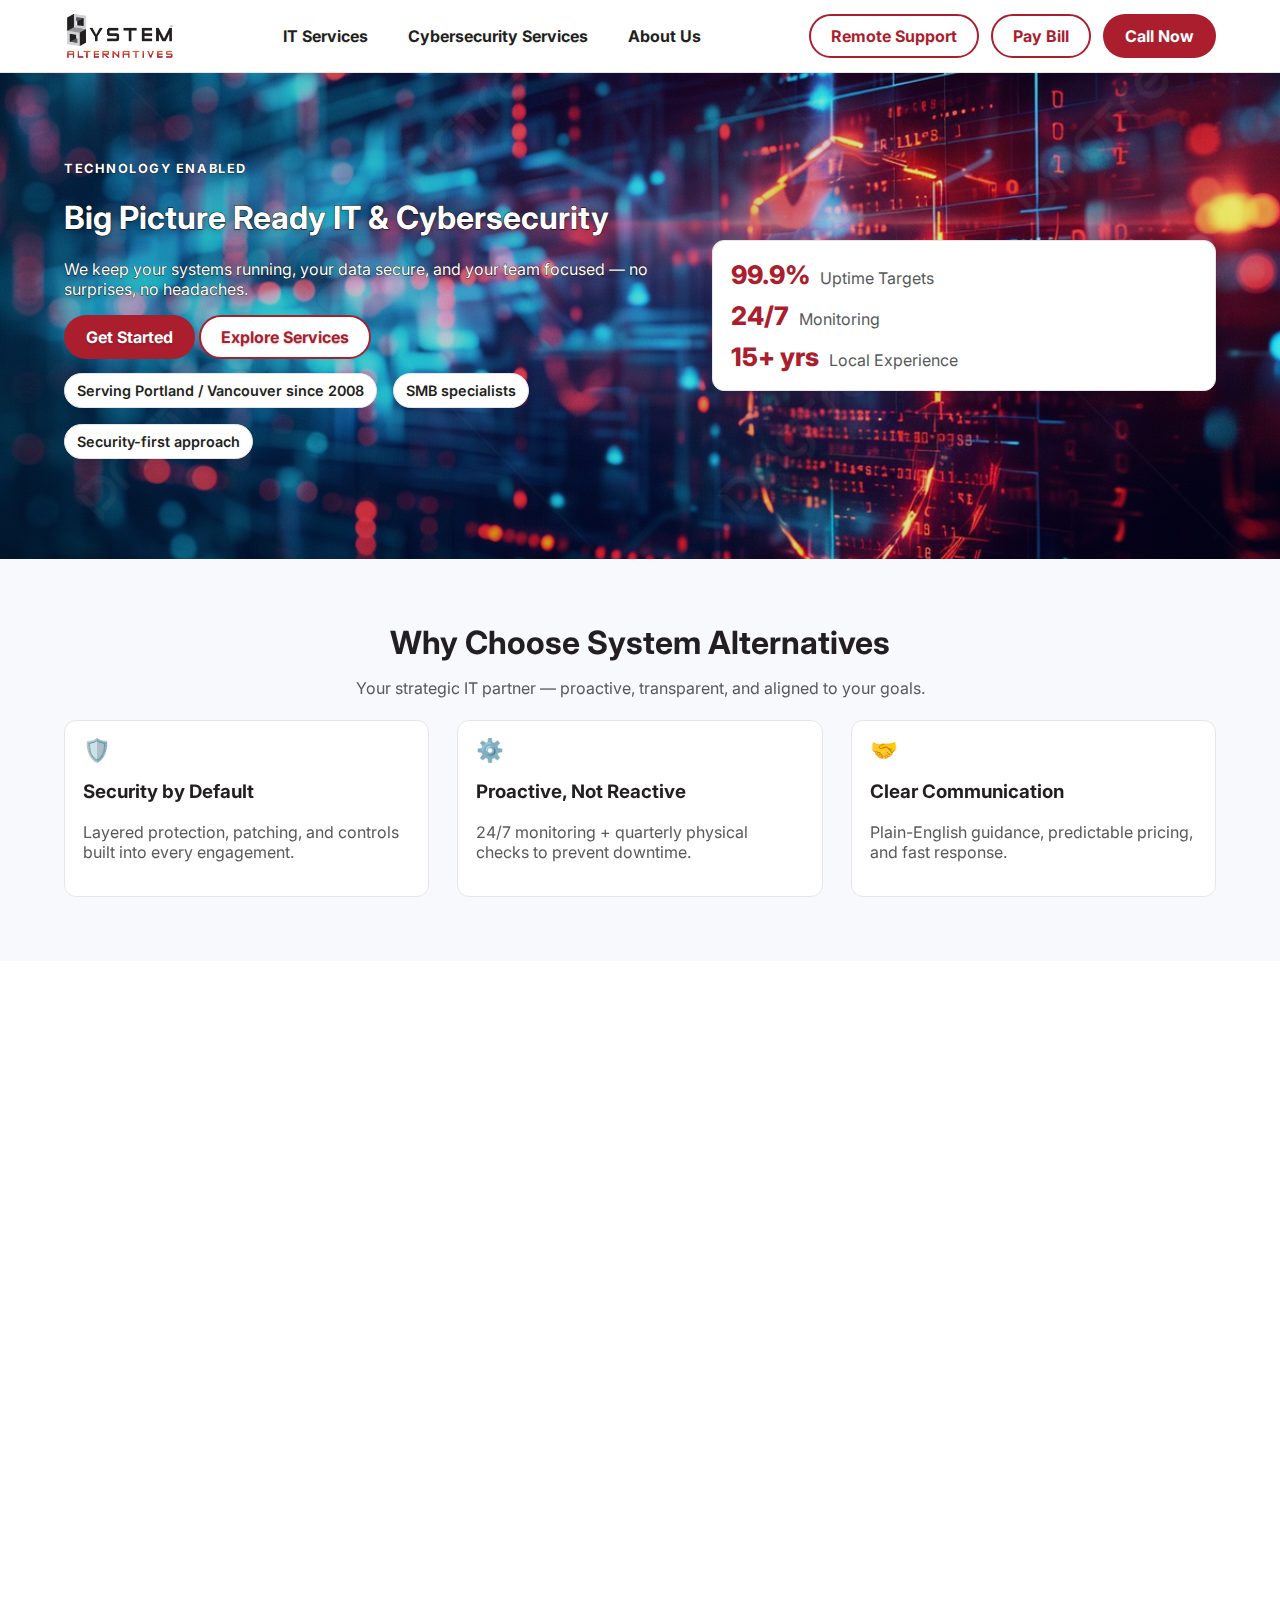
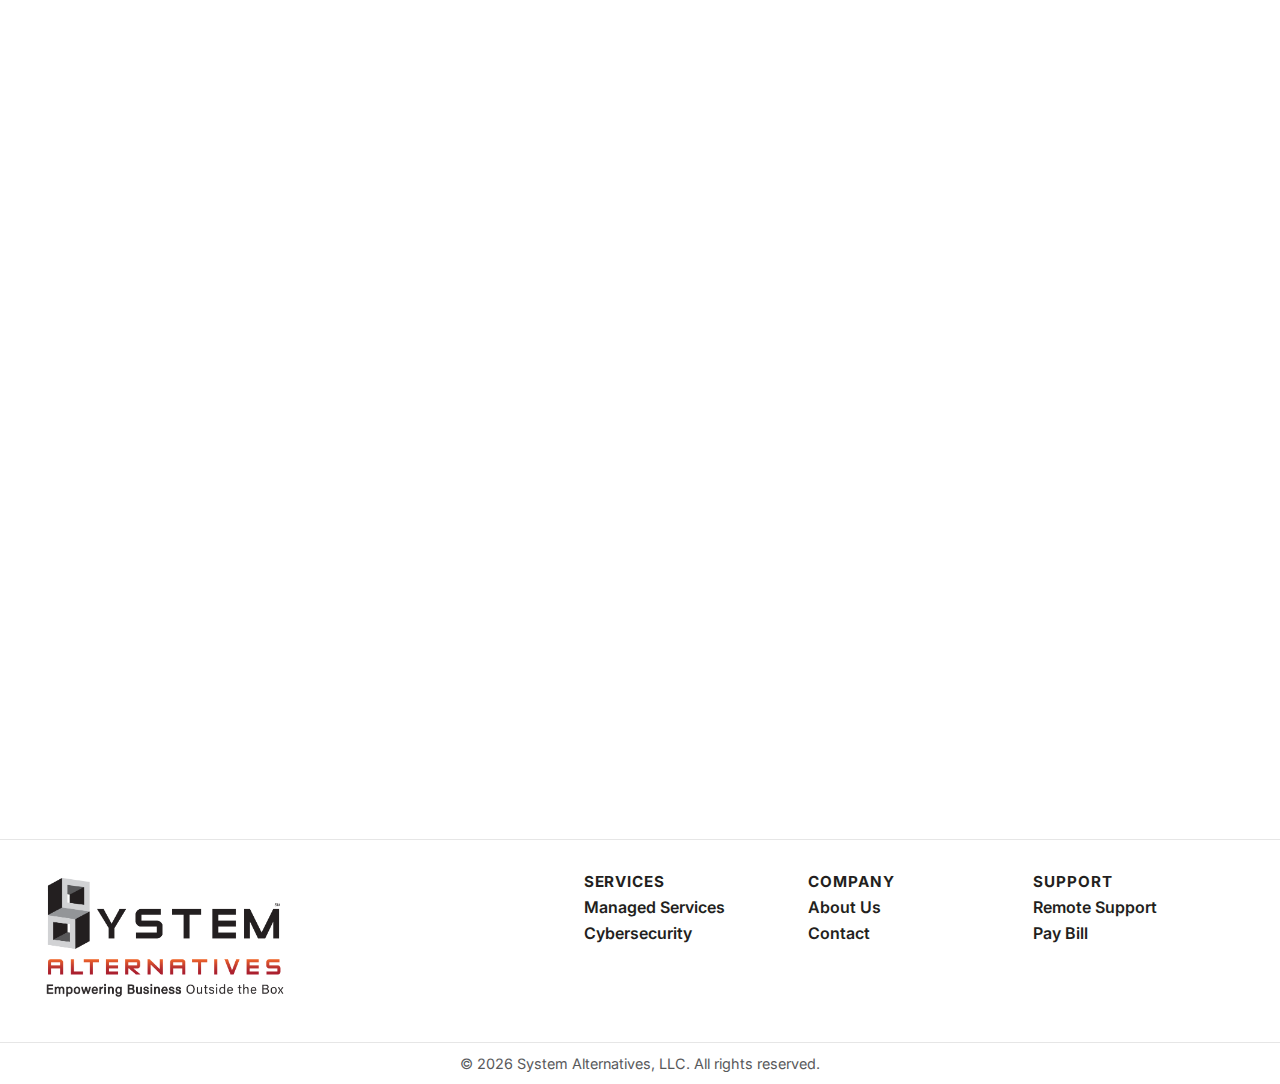
<file: index.html>
<!doctype html>
<html lang="en">
<head>
  <meta charset="utf-8" />
  <meta name="viewport" content="width=device-width, initial-scale=1" />
  <title>System Alternatives — IT & Cybersecurity</title>
  <meta name="description" content="Managed IT, cybersecurity, and consulting for SMBs in the Portland/Vancouver area." />
  <link rel="preconnect" href="https://fonts.googleapis.com">
  <link rel="preconnect" href="https://fonts.gstatic.com" crossorigin>
  <link href="https://fonts.googleapis.com/css2?family=Inter:wght@400;600;700;800&display=swap" rel="stylesheet">
  <link rel="stylesheet" href="assets/css/base.css" />
  <link rel="stylesheet" href="assets/css/index.css" />
  <!-- Load header/footer include helper (deferred so DOM is parsed first) -->
  <script src="assets/js/includes.js" defer></script>
</head>
<body>

  <!-- Shared header (injected from /partials/header.html) -->
  <div data-include="partials/header.html"></div>

  <!-- Hero (scoped: stronger background, readable text) -->
  <section class="hero hero--light hero--bg hero--enhanced home-hero">
    <div class="container hero__inner">
      <div class="hero__copy">
        <span class="kicker">Technology Enabled</span>
        <h1>Big Picture Ready IT &amp; Cybersecurity</h1>
        <p>We keep your systems running, your data secure, and your team focused — no surprises, no headaches.</p>
        <div class="hero__cta">
          <a class="btn btn--primary" href="/contact.html">Get Started</a>
          <a class="btn btn--outline" href="/managed-services.html">Explore Services</a>
        </div>
        <ul class="hero__badges">
          <li>Serving Portland / Vancouver since 2008</li>
          <li>SMB specialists</li>
          <li>Security-first approach</li>
        </ul>
      </div>
      <div class="hero__art">
        <div class="stat-card">
          <div class="stat"><span>99.9%</span> Uptime Targets</div>
          <div class="stat"><span>24/7</span> Monitoring</div>
          <div class="stat"><span>15+ yrs</span> Local Experience</div>
        </div>
      </div>
    </div>
  </section>

  <!-- Why Choose Us -->
  <section class="section section--alt">
    <div class="container">
      <div class="section__head">
        <h2>Why Choose System Alternatives</h2>
        <p class="lead">Your strategic IT partner — proactive, transparent, and aligned to your goals.</p>
      </div>

      <div class="grid grid--3 feature-grid">
        <article class="feature">
          <div class="feature__icon">🛡️</div>
          <h3>Security by Default</h3>
          <p>Layered protection, patching, and controls built into every engagement.</p>
        </article>

        <article class="feature">
          <div class="feature__icon">⚙️</div>
          <h3>Proactive, Not Reactive</h3>
          <p>24/7 monitoring + quarterly physical checks to prevent downtime.</p>
        </article>

        <article class="feature">
          <div class="feature__icon">🤝</div>
          <h3>Clear Communication</h3>
          <p>Plain-English guidance, predictable pricing, and fast response.</p>
        </article>
      </div>
    </div>
  </section>

  <!-- Core Services -->
  <section class="section">
    <div class="container">
      <div class="section__head">
        <h2>Core Services</h2>
        <p class="lead">Choose a plan that meets your needs today and scales for tomorrow.</p>
      </div>

      <div class="grid grid--3 card-grid">
        <article class="card card--service">
          <h3>Maintenance &amp; Monitoring</h3>
          <ul class="tick-list">
            <li>24/7 system monitoring</li>
            <li>Quarterly physical inspections</li>
            <li>Health reports &amp; cleanup</li>
          </ul>
          <a class="link" href="/maintenance.html">Learn more</a>
        </article>

        <article class="card card--service">
          <h3>Managed Services</h3>
          <ul class="tick-list">
            <li>Helpdesk &amp; user management</li>
            <li>Patching &amp; compliance</li>
            <li>Backups &amp; recovery</li>
          </ul>
          <a class="link" href="/managed-services.html">Learn more</a>
        </article>

        <article class="card card--service">
          <h3>Cybersecurity</h3>
          <ul class="tick-list">
            <li>Endpoint protection &amp; patching</li>
            <li>Email &amp; phishing defense</li>
            <li>Compliance &amp; risk management</li>
          </ul>
          <a class="link" href="/cybersecurity.html">Learn more</a>
        </article>
      </div>

      <div class="section__cta">
        <a class="btn btn--primary" href="/managed-services.html">See all services</a>
      </div>
    </div>
  </section>

  <!-- Security Focus -->
  <section class="section section--alt">
    <div class="container">
      <div class="security">
        <div class="security__copy">
          <h2>Security, Built In</h2>
          <p class="lead">Identity, endpoint, and data protection woven into every service.</p>
          <ul class="check-list">
            <li>Endpoint protection &amp; patching</li>
            <li>Backup &amp; disaster recovery</li>
            <li>Identity &amp; access controls</li>
            <li>Compliance guidance (HIPAA, PCI, etc.)</li>
          </ul>
          <a class="btn btn--primary" href="/cybersecurity.html">Explore cybersecurity</a>
        </div>
        <div class="security__panel">
          <div class="badge">24/7 Monitoring</div>
          <div class="badge">Incident Readiness</div>
        </div>
      </div>
    </div>
  </section>
  
  <!-- How It Works -->
  <section class="section">
    <div class="container">
      <div class="section__head">
        <h2>Your Path to Predictable IT</h2>
        <p class="lead">A simple engagement flow for fast results.</p>
      </div>

      <ol class="steps">
        <li>
          <h4>Discovery</h4>
          <p>We assess your environment and identify priorities.</p>
        </li>
        <li>
          <h4>Plan</h4>
          <p>Right-sized roadmap with clear pricing and milestones.</p>
        </li>
        <li>
          <h4>Onboard</h4>
          <p>Seamless rollout with minimal disruption.</p>
        </li>
        <li>
          <h4>Operate</h4>
          <p>Ongoing monitoring, support, and continuous improvement.</p>
        </li>
      </ol>
    </div>
  </section>

  <!-- Final CTA -->
  <section class="section section--cta">
    <div class="container cta">
      <h2>Ready to Turn IT into an Advantage?</h2>
      <p class="lead">Get your free evaluation and see how we can help.</p>
      <div class="cta__buttons">
        <a class="btn btn--primary" href="/contact.html">Request Evaluation</a>
        <a class="btn btn--outline" href="tel:+1-503-878-8000">Call Now</a>
      </div>
    </div>
  </section>

  <!-- Shared footer (injected from /partials/footer.html) -->
  <div data-include="partials/footer.html"></div>

  <!-- Scroll reveal (once) -->
  <script>
    (function () {
      const allSections = Array.from(document.querySelectorAll('section'));
      const sectionsToReveal = allSections.slice(1); // hero is index 0
      sectionsToReveal.forEach(sec => sec.classList.add('reveal'));

      const reduceMotion = window.matchMedia('(prefers-reduced-motion: reduce)').matches;
      if (reduceMotion) {
        sectionsToReveal.forEach(sec => sec.classList.add('is-visible'));
        return;
      }

      const io = new IntersectionObserver((entries, obs) => {
        entries.forEach(entry => {
          if (entry.isIntersecting) {
            entry.target.classList.add('is-visible');
            obs.unobserve(entry.target);
          }
        });
      }, { threshold: 0.15 });

      sectionsToReveal.forEach(sec => io.observe(sec));
    })();
  </script>

</body>
</html>
</file>
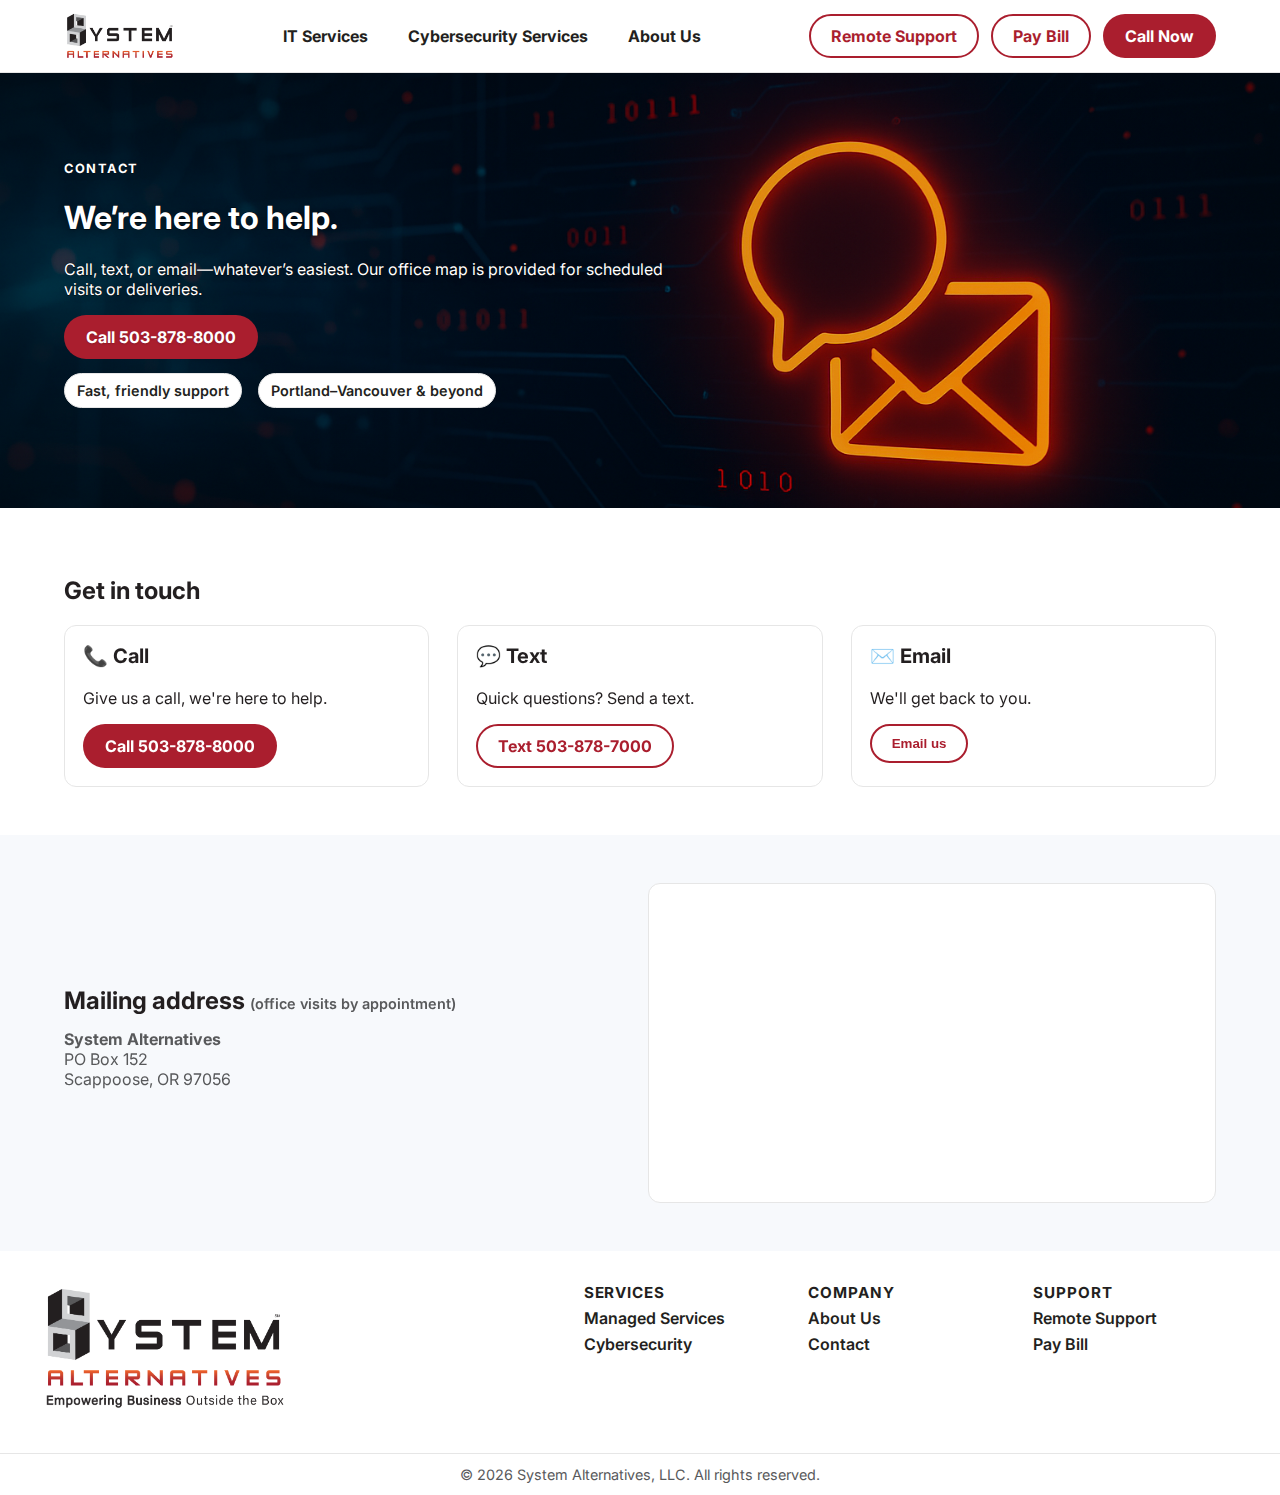
<file: contact.html>
<!DOCTYPE html>
<html lang="en">
<head>
  <meta charset="utf-8" />
  <meta name="viewport" content="width=device-width, initial-scale=1" />
  <title>Contact | System Alternatives</title>
  <meta name="description" content="Call, text, or email System Alternatives. Mailing address and office map (visits by appointment)." />
  <link rel="preconnect" href="https://fonts.googleapis.com">
  <link rel="preconnect" href="https://fonts.gstatic.com" crossorigin>
  <link href="https://fonts.googleapis.com/css2?family=Inter:wght@400;600;700;800&display=swap" rel="stylesheet">
  <link rel="stylesheet" href="assets/css/base.css" />
  <link rel="stylesheet" href="assets/css/contact.css" />
  <script src="assets/js/includes.js" defer></script>
</head>
<body>
  <!-- Shared header -->
  <div data-include="partials/header.html"></div>

  <!-- Hero -->
  <section class="hero hero--light hero--bg hero--enhanced hero--compact hero--singlecol contact-hero">
    <div class="container hero__inner">
      <div class="hero__copy">
        <span class="kicker">Contact</span>
        <h1>We’re here to help.</h1>
        <p class="lead">Call, text, or email—whatever’s easiest. Our office map is provided for scheduled visits or deliveries.</p>
        <div class="hero__cta">
          <a class="btn btn--primary" href="tel:+15038788000">Call 503-878-8000</a>
        </div>
        <ul class="hero__badges">
          <li>Fast, friendly support</li>
          <li>Portland–Vancouver & beyond</li>
        </ul>
      </div>
    </div>
  </section>

  <main>
    <!-- Contact options -->
    <section class="section" id="contact-options">
      <div class="container">
        <h2>Get in touch</h2>
        <div class="grid grid-3 contact-cards">
          <article class="card contact-card no-lift">
            <h3>📞 Call</h3>
            <p class="muted">Give us a call, we're here to help.</p>
            <a class="btn btn--primary" href="tel:+15038788000">Call 503-878-8000</a>
          </article>

          <article class="card contact-card no-lift">
            <h3>💬 Text</h3>
            <p class="muted">Quick questions? Send a text.</p>
            <a class="btn btn--outline" href="sms:+15038787000">Text 503-878-7000</a>
          </article>

          <article class="card contact-card no-lift">
            <h3>✉️ Email</h3>
            <p class="muted">We'll get back to you.</p>
            <button type="button"
                    id="toggle-contact-form"
                    class="btn btn--outline"
                    aria-expanded="false"
                    aria-controls="contact-form-panel">
              Email us
            </button>
          </article>
        </div>

        <!-- Collapsible email form -->
        <div id="contact-form-panel" class="collapsible" hidden>
          <div class="card collapsible__body">
            <h3>Send us a message</h3>

            <form id="contact-email-form" class="support-form" novalidate>
              <div class="form-grid">
                <label>
                  <span>Name<span class="req" aria-hidden="true">*</span></span>
                  <input type="text" id="ct-name" name="name" autocomplete="name" required aria-required="true">
                </label>

                <label>
                  <span>Company</span>
                  <input type="text" id="ct-company" name="company" autocomplete="organization">
                </label>

                <label>
                  <span>Email<span class="req" aria-hidden="true">*</span></span>
                  <input type="email" id="ct-email" name="email" autocomplete="email" required aria-required="true">
                </label>

                <label>
                  <span>Phone<span class="req" aria-hidden="true">*</span></span>
                  <input type="tel" id="ct-phone" name="phone" autocomplete="tel" inputmode="tel" maxlength="14" pattern="^\(\d{3}\) \d{3}-\d{4}$" placeholder="(555) 123-4567" required aria-required="true">
                </label>                

                <label class="full">
                  <span>Subject<span class="req" aria-hidden="true">*</span></span>
                  <input type="text" id="ct-subject" name="subject" required aria-required="true">
                </label>

                <label class="full">
                  <span>Message<span class="req" aria-hidden="true">*</span></span>
                  <textarea id="ct-message" name="message" rows="6" required aria-required="true"></textarea>
                </label>

                <!-- Honeypot -->
                <input type="text" id="ct-hp" name="website_honeypot" autocomplete="off" tabindex="-1" style="display:none">
              </div>

              <div class="form-actions">
                <button type="submit" class="btn btn--primary" id="ct-send">Send</button>
                <button type="button" class="btn btn--outline" id="cancel-contact-form">Cancel</button>
                <span id="ct-status" class="form-status" role="status" aria-live="polite"></span>
                <span class="form-required-note"><span class="req" aria-hidden="true">*</span> Required</span>
              </div>
            </form>
          </div>
        </div>

      </div>
    </section>

    <!-- Mailing address + office map -->
    <section class="section section--alt" id="visit">
      <div class="container">
        <div class="grid grid-2 contact-visit">
          <div class="visit-info">
            <h2 class="visit-title">
              Mailing address <span class="muted small-note">(office visits by appointment)</span>
            </h2>
            <address class="mailing-address">
              <strong>System Alternatives</strong><br>
              PO Box 152<br>
              Scappoose, OR 97056
            </address>
          </div>

          <div class="map-wrap">
            <iframe
              title="Map to System Alternatives office"
              loading="lazy"
              referrerpolicy="no-referrer-when-downgrade"
              src="https://www.google.com/maps?q=36061+Construction+Way,+St+Helens,+Oregon+97051&output=embed">
            </iframe>
          </div>

          <div class="map-cta">
            <a id="open-maps-btn" class="btn btn--primary only-mobile" href="#" rel="noopener">
              Open in Maps
            </a>
          </div>
        </div>
      </div>
    </section>

  </main>

  <!-- Shared footer -->
  <div data-include="partials/footer.html"></div>

  <!-- Scripts -->
  <script>
    (function(){
      const btn = document.getElementById('open-maps-btn'); if (!btn) return;
      const officeAddr = "36061 Construction Way, St. Helens, OR 97051";
      const ua = navigator.userAgent || "";
      const isIOS = /iPhone|iPad|iPod/i.test(ua);
      const isAndroid = /Android/i.test(ua);

      let href = "https://www.google.com/maps?q=" + encodeURIComponent(officeAddr);
      if (isIOS) href = "http://maps.apple.com/?q=" + encodeURIComponent(officeAddr);
      else if (isAndroid) href = "geo:0,0?q=" + encodeURIComponent(officeAddr);
      btn.setAttribute("href", href);
    })();
  </script>

  <!-- Phone input live formatter -->
  <script>
    // === Phone input formatter for (###) ###-#### with smart caret ===
    (function initPhoneMask(){
      const input = document.getElementById('ct-phone');
      if (!input) return;

      function formatUS(digits) {
        const d = digits.slice(0, 10);
        if (d.length === 0) return '';
        if (d.length < 4)  return `(${d}`;
        if (d.length < 7)  return `(${d.slice(0,3)}) ${d.slice(3)}`;
        return `(${d.slice(0,3)}) ${d.slice(3,6)}-${d.slice(6)}`;
      }
      function digitCountUpTo(str, pos) {
        let cnt = 0;
        for (let i = 0; i < pos && i < str.length; i++) if (/\d/.test(str[i])) cnt++;
        return cnt;
      }
      function caretPosForDigitIndex(str, digitIndex) {
        if (digitIndex <= 0) return 0;
        let cnt = 0;
        for (let i = 0; i < str.length; i++) {
          if (/\d/.test(str[i])) cnt++;
          if (cnt >= digitIndex) return i + 1;
        }
        return str.length;
      }
      function setValidityForPartial(val) {
        if (val && !/^\(\d{3}\) \d{3}-\d{4}$/.test(val)) {
          input.setCustomValidity('Please enter a full 10-digit US number, e.g. (555) 123-4567.');
        } else {
          input.setCustomValidity('');
        }
      }

      input.addEventListener('input', () => {
        const oldVal = input.value;
        const oldPos = input.selectionStart ?? oldVal.length;
        const digitsBefore = digitCountUpTo(oldVal, oldPos);

        const onlyDigits = oldVal.replace(/\D/g, '').slice(0, 10);
        const newVal = formatUS(onlyDigits);
        const newPos = caretPosForDigitIndex(newVal, digitsBefore);

        if (newVal !== oldVal) {
          input.value = newVal;
          queueMicrotask(() => input.setSelectionRange(newPos, newPos));
        }
        setValidityForPartial(input.value);
      });

      input.addEventListener('blur', () => {
        setValidityForPartial(input.value);
      });

      input.addEventListener('paste', (e) => {
        e.preventDefault();
        const pasted = (e.clipboardData || window.clipboardData).getData('text') || '';
        const digits = pasted.replace(/\D/g, '').slice(0, 10);
        input.value = formatUS(digits);
        const end = input.value.length;
        input.setSelectionRange(end, end);
        setValidityForPartial(input.value);
      });
    })();
  </script>

  <script>
    const API = (p) => `${window.location.origin}/${String(p).replace(/^\/+/, '')}`;

    (function(){
      const toggleBtn = document.getElementById('toggle-contact-form');
      const panel     = document.getElementById('contact-form-panel');
      const form      = document.getElementById('contact-email-form');
      const cancelBtn = document.getElementById('cancel-contact-form');
      const statusEl  = document.getElementById('ct-status');
      const sendBtn   = document.getElementById('ct-send');

      let isAnimating = false;

      // Status timers
      let fadeTimer = null;   // for fade-out delay
      let resetTimer = null;  // for DOM reset after fade

      function cancelStatusTimers(){
        if (fadeTimer)  { clearTimeout(fadeTimer);  fadeTimer = null; }
        if (resetTimer) { clearTimeout(resetTimer); resetTimer = null; }
      }

      function setStatusSending(){
        cancelStatusTimers();
        statusEl.className = 'form-status form-status--progress is-visible';
        statusEl.innerHTML = `<span class="spinner" aria-hidden="true"></span>Sending...`;
      }
      function setStatusOK(msg){
        cancelStatusTimers();
        statusEl.className = 'form-status form-status--ok is-visible';
        statusEl.innerHTML =
          `<svg viewBox="0 0 24 24" aria-hidden="true"><path d="M20 6L9 17l-5-5" fill="none" stroke="currentColor" stroke-width="2" stroke-linecap="round" stroke-linejoin="round"/></svg>${msg}`;
        fadeTimer = setTimeout(()=>{
          statusEl.classList.remove('is-visible');
          resetTimer = setTimeout(()=>{
            statusEl.className = 'form-status';
            statusEl.textContent = '';
          }, 300);
        }, 7000);
      }
      function setStatusError(msg){
        cancelStatusTimers();
        statusEl.className = 'form-status form-status--error is-visible';
        statusEl.textContent = msg;
      }
      function clearStatus(){
        cancelStatusTimers();
        statusEl.classList.remove('is-visible');
        resetTimer = setTimeout(()=>{
          statusEl.className = 'form-status';
          statusEl.textContent = '';
        }, 250);
      }

      function openPanel(){
        if (isAnimating) return;
        isAnimating = true;
        panel.hidden = false;
        panel.classList.add('is-open');
        panel.style.height = '0px';
        panel.style.opacity = '0';
        panel.offsetHeight;
        panel.style.height = panel.scrollHeight + 'px';
        panel.style.opacity = '1';
        toggleBtn.setAttribute('aria-expanded','true');
      }
      function closePanel(){
        if (isAnimating) return;
        isAnimating = true;
        panel.style.height = panel.scrollHeight + 'px';
        panel.offsetHeight;
        panel.style.height = '0px';
        panel.style.opacity = '0';
        toggleBtn.setAttribute('aria-expanded','false');
      }
      panel.addEventListener('transitionend', (e)=>{
        if (e.propertyName !== 'height') return;
        const isOpen = toggleBtn.getAttribute('aria-expanded') === 'true';
        if (isOpen){
          panel.style.height = 'auto';
        }else{
          panel.classList.remove('is-open');
          panel.hidden = true;
          panel.style.height = '';
        }
        isAnimating = false;
      });
      toggleBtn.addEventListener('click', ()=>{
        const expanded = toggleBtn.getAttribute('aria-expanded') === 'true';
        expanded ? closePanel() : openPanel();
      });

      cancelBtn.addEventListener('click', ()=>{
        form.reset();
        clearStatus();
        closePanel();
      });

      form.addEventListener('submit', async (e)=>{
        e.preventDefault();
        clearStatus();

        if (!form.reportValidity()){
          setStatusError('Please complete all required fields.');
          return;
        }

        // Disable while sending
        sendBtn.disabled = true;
        cancelBtn.disabled = true;
        setStatusSending();

        const fd = new FormData(form);

        try{
          const resp = await fetch(API('api/contact.php'), { method:'POST', body: fd });
          const text = await resp.text();
          let data; try{ data = JSON.parse(text); } catch { throw new Error('Non-JSON'); }
          if (!resp.ok || !data?.ok) throw new Error(data?.error || 'Send failed');

          setStatusOK('Sent');
          form.reset();
        }catch(err){
          console.error('Contact send failed:', err);
          setStatusError('Send failed — please try again.');
        }finally{
          sendBtn.disabled = false;
          cancelBtn.disabled = false;
        }
      });
    })();
  </script>
</body>
</html>
</file>
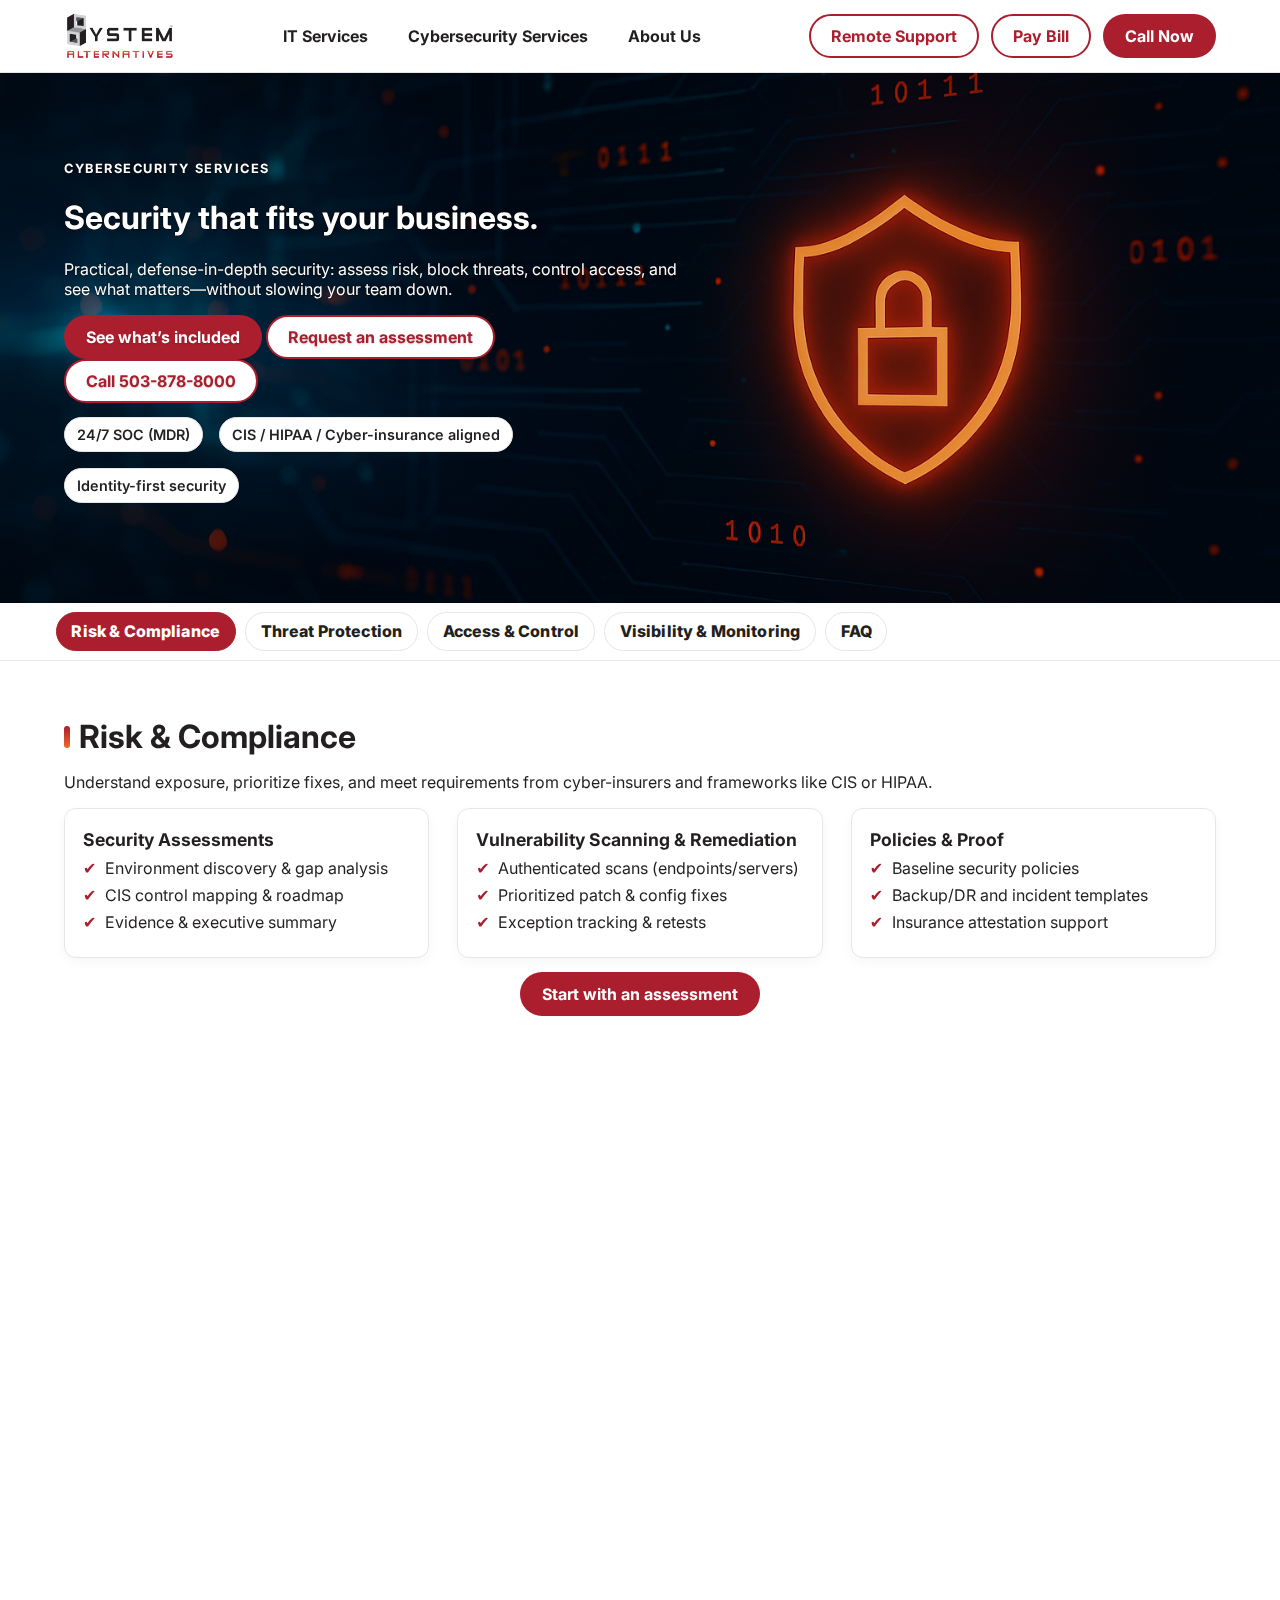
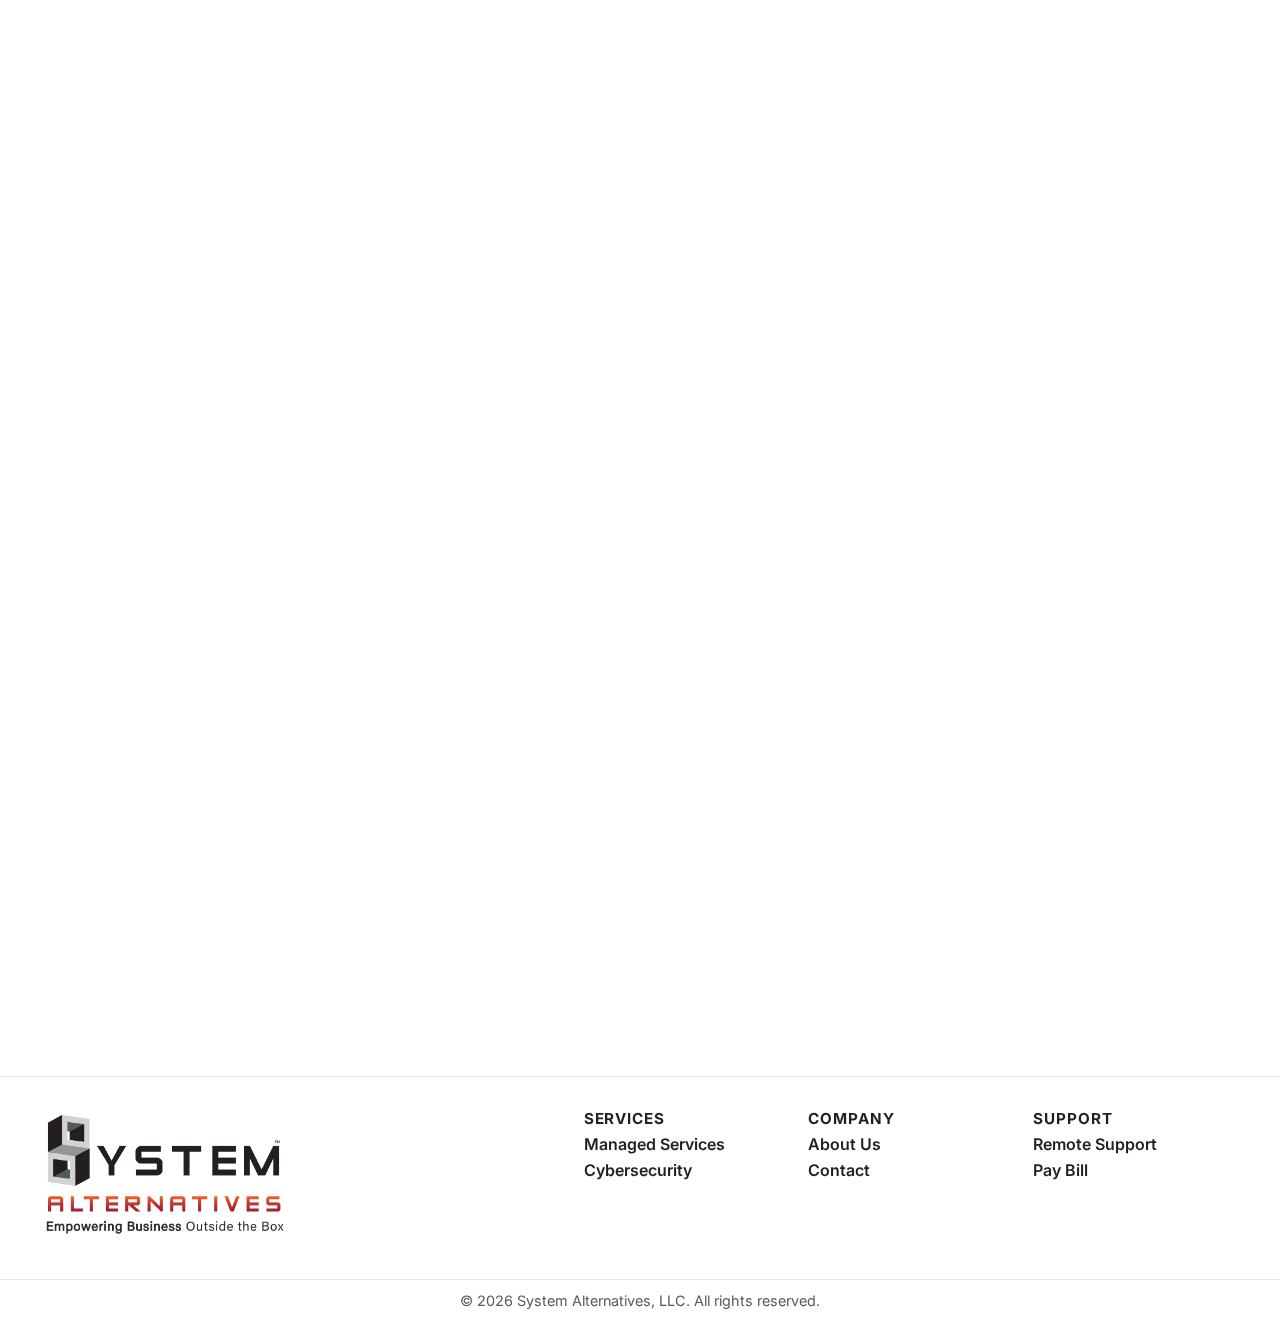
<file: cybersecurity.html>
<!DOCTYPE html>
<html lang="en">
<head>
  <meta charset="utf-8" />
  <meta name="viewport" content="width=device-width, initial-scale=1" />
  <title>Cybersecurity Services | System Alternatives</title>
  <meta name="description" content="Security assessments, EDR/MDR, identity & access, firewalls, and SIEM—built for SMBs." />
  <link rel="preconnect" href="https://fonts.googleapis.com">
  <link rel="preconnect" href="https://fonts.gstatic.com" crossorigin>
  <link href="https://fonts.googleapis.com/css2?family=Inter:wght@400;600;700;800&display=swap" rel="stylesheet">
  <link rel="stylesheet" href="assets/css/base.css" />
  <link rel="stylesheet" href="assets/css/cybersecurity.css" />
  <script src="assets/js/includes.js" defer></script>
</head>
<body>

  <!-- Shared header -->
  <div data-include="partials/header.html"></div>

  <!-- Page hero (shared system) -->
  <section class="hero hero--light hero--bg hero--enhanced hero--compact hero--singlecol cs-hero">
    <div class="container hero__inner">
      <div class="hero__copy">
        <span class="kicker">Cybersecurity Services</span>
        <h1>Security that fits your business.</h1>
        <p class="lead">
          Practical, defense-in-depth security: assess risk, block threats, control access, and see what matters—without
          slowing your team down.
        </p>
        <div class="hero__cta">
          <a class="btn btn--primary" href="#risk">See what’s included</a>
          <a class="btn btn--outline" href="/contact.html">Request an assessment</a>
          <a class="btn btn--outline" href="tel:+15038788000">Call 503-878-8000</a>
        </div>
        <ul class="hero__badges">
          <li>24/7 SOC (MDR)</li>
          <li>CIS / HIPAA / Cyber-insurance aligned</li>
          <li>Identity-first security</li>
        </ul>
      </div>
    </div>
  </section>

  <!-- Sticky in-page subnav -->
  <nav class="subnav" aria-label="Cybersecurity Sections">
    <div class="container">
      <a href="#risk">Risk &amp; Compliance</a>
      <a href="#protection">Threat Protection</a>
      <a href="#access">Access &amp; Control</a>
      <a href="#visibility">Visibility &amp; Monitoring</a>
      <a href="#faq">FAQ</a>
    </div>
  </nav>

  <main>

    <!-- Risk & Compliance -->
    <section id="risk" class="section">
      <div class="container">
        <h2>Risk &amp; Compliance</h2>
        <p>
          Understand exposure, prioritize fixes, and meet requirements from cyber-insurers and frameworks like CIS or HIPAA.
        </p>
        <div class="grid grid-3">
          <article class="card">
            <h3>Security Assessments</h3>
            <ul class="checklist">
              <li>Environment discovery &amp; gap analysis</li>
              <li>CIS control mapping &amp; roadmap</li>
              <li>Evidence &amp; executive summary</li>
            </ul>
          </article>
          <article class="card">
            <h3>Vulnerability Scanning &amp; Remediation</h3>
            <ul class="checklist">
              <li>Authenticated scans (endpoints/servers)</li>
              <li>Prioritized patch &amp; config fixes</li>
              <li>Exception tracking &amp; retests</li>
            </ul>
          </article>
          <article class="card">
            <h3>Policies &amp; Proof</h3>
            <ul class="checklist">
              <li>Baseline security policies</li>
              <li>Backup/DR and incident templates</li>
              <li>Insurance attestation support</li>
            </ul>
          </article>
        </div>
        <div class="cta-row">
          <a class="btn btn-primary" href="/contact.html">Start with an assessment</a>
        </div>
      </div>
    </section>

    <!-- Threat Protection -->
    <section id="protection" class="section">
      <div class="container">
        <h2>Threat Protection</h2>
        <p>
          Block modern threats across endpoints and email, with 24/7 monitoring and response where it counts.
        </p>
        <div class="grid grid-3">
          <article class="card">
            <h3>EDR / MDR (24/7 SOC)</h3>
            <ul class="checklist">
              <li>Behavioral detection &amp; isolation</li>
              <li>Threat hunting &amp; guided response</li>
              <li>Incident reports &amp; tuning</li>
            </ul>
          </article>
          <article class="card">
            <h3>Email Security &amp; Phishing</h3>
            <ul class="checklist">
              <li>Advanced anti-phish &amp; malware</li>
              <li>DMARC/SPF/DKIM alignment</li>
              <li>User reporting &amp; takedowns</li>
            </ul>
          </article>
          <article class="card">
            <h3>Endpoint &amp; Web Safeguards</h3>
            <ul class="checklist">
              <li>DNS filtering &amp; app control</li>
              <li>Device hardening baselines</li>
              <li>Removable media controls</li>
            </ul>
          </article>
        </div>
        <div class="cta-row">
          <a class="btn btn-primary" href="/contact.html">Review my protections</a>
        </div>
      </div>
    </section>

    <!-- Access & Control -->
    <section id="access" class="section">
      <div class="container">
        <h2>Access &amp; Control</h2>
        <p>
          Keep the right people in—and everyone else out. Identity-first controls with clean, auditable configs.
        </p>
        <div class="grid grid-3">
          <article class="card">
            <h3>Identity &amp; Access</h3>
            <ul class="checklist">
              <li>MFA, Conditional Access, SSO</li>
              <li>Least-privilege roles &amp; reviews</li>
              <li>Joiners/Movers/Leavers workflow</li>
            </ul>
          </article>
          <article class="card">
            <h3>Firewall &amp; Perimeter</h3>
            <ul class="checklist">
              <li>Secure baselines &amp; geo/IP rules</li>
              <li>Site-to-site &amp; user VPN</li>
              <li>Change control &amp; backups</li>
            </ul>
          </article>
          <article class="card">
            <h3>Data Controls</h3>
            <ul class="checklist">
              <li>DLP &amp; retention policies</li>
              <li>Share/guest access governance</li>
              <li>Device encryption posture</li>
            </ul>
          </article>
        </div>
        <div class="cta-row">
          <a class="btn btn-primary" href="/contact.html">Tighten access</a>
        </div>
      </div>
    </section>

    <!-- Visibility & Monitoring -->
    <section id="visibility" class="section">
      <div class="container">
        <h2>Visibility &amp; Monitoring</h2>
        <p>
          Centralize logs and detections with a right-sized SIEM, so you can see incidents and prove improvements.
        </p>
        <div class="grid grid-3">
          <article class="card">
            <h3>Security Monitoring / SIEM</h3>
            <ul class="checklist">
              <li>Data sources: IdP, EDR, email, firewalls</li>
              <li>Use cases &amp; alert tuning</li>
              <li>Dashboards &amp; reporting</li>
            </ul>
          </article>
          <article class="card">
            <h3>Retention &amp; Evidence</h3>
            <ul class="checklist">
              <li>Log retention policies</li>
              <li>Investigation timelines</li>
              <li>Audit-ready exports</li>
            </ul>
          </article>
          <article class="card">
            <h3>Playbooks &amp; Readiness</h3>
            <ul class="checklist">
              <li>Alert → action runbooks</li>
              <li>Tabletop exercises</li>
              <li>Comms templates</li>
            </ul>
          </article>
        </div>
        <div class="cta-row">
          <a class="btn btn-primary" href="/contact.html">Discuss monitoring options</a>
        </div>
      </div>
    </section>

    <!-- FAQ -->
    <section id="faq" class="section" aria-labelledby="faq-heading">
      <div class="container">
        <h2 id="faq-heading">Common Questions</h2>
        <dl class="faq">
          <dt>Can you co-manage with our IT team?</dt>
          <dd>Yes—common split is we run EDR/MDR, email security, and identity policy while your IT handles day-to-day changes. We’ll document handoffs and SLAs.</dd>

          <dt>Do we have to buy new tools?</dt>
          <dd>Not necessarily. We prefer to standardize, but can integrate with existing EDR, firewalls, and SIEM where it makes sense and is supportable.</dd>

          <dt>Will this help with cyber-insurance?</dt>
          <dd>Absolutely. We align controls to insurer questionnaires, help close gaps, and provide evidence reports for renewals.</dd>

          <dt>How fast is the MDR response?</dt>
          <dd>Suspicious activity is investigated 24/7 with isolation actions when needed. You’ll receive incident summaries, recommendations, and any next steps.</dd>
        </dl>
        <div class="cta-row">
          <a class="btn btn-primary" href="/contact.html">Talk to security</a>
          <a class="btn btn-outline" href="#top">Back to top</a>
        </div>
      </div>
    </section>

  </main>

  <!-- Shared footer -->
  <div data-include="partials/footer.html"></div>

  <!-- Subnav horizontal scroll on wheel (same as Managed Services) -->
  <script>
    (function(){
      const scroller = document.querySelector('.subnav .container');
      if (!scroller) return;
      scroller.addEventListener('wheel', (e) => {
        const canScrollX = scroller.scrollWidth > scroller.clientWidth;
        if (!canScrollX) return;
        if (Math.abs(e.deltaY) > Math.abs(e.deltaX)) {
          e.preventDefault();
          scroller.scrollLeft += e.deltaY;
        }
      }, { passive: false });
    })();
  </script>

  <script>
  /* FAQ: no jump on open; smooth open/close */
  (function(){
    document.querySelectorAll('dl.faq').forEach(faq => {
      let i = 0;
      faq.querySelectorAll('dt').forEach(dt => {
        const dd = dt.nextElementSibling;
        if (!dd || dd.tagName !== 'DD') return;

        const id = `faq-a-${++i}`;
        dt.setAttribute('role','button');
        dt.setAttribute('tabindex','0');
        dt.setAttribute('aria-controls', id);
        dt.setAttribute('aria-expanded','false');
        dd.id = id;

        // start closed
        dd.classList.remove('is-open');
        dd.style.maxHeight = '0';
        dd.style.overflow = 'hidden';

        const BIG = 1000; // px: safe upper bound for content height

        function open(){
          dd.classList.add('is-open');
          dd.style.maxHeight = BIG + 'px';       // let padding/margins transition without under-measuring
          dt.setAttribute('aria-expanded','true');
        }
        function close(){
          // from 'none' (or BIG) -> exact px -> 0 for a clean reverse
          if (dd.style.maxHeight === 'none') {
            dd.style.maxHeight = dd.scrollHeight + 'px';
            dd.offsetHeight; // reflow
          }
          dd.style.maxHeight = '0';
          dd.classList.remove('is-open');
          dt.setAttribute('aria-expanded','false');
        }
        function toggle(){ dd.classList.contains('is-open') ? close() : open(); }

        dd.addEventListener('transitionend', (e) => {
          if (e.propertyName !== 'max-height') return;
          if (dd.classList.contains('is-open')) {
            dd.style.maxHeight = 'none';        // allow natural growth once fully open
          }
        });

        dt.addEventListener('click', toggle);
        dt.addEventListener('keydown', (e) => {
          if (e.key === 'Enter' || e.key === ' ') { e.preventDefault(); toggle(); }
        });
      });
    });
  })();
  </script>

  <!-- Scroll reveal (same as other pages) -->
  <script>
    (function () {
      const allSections = Array.from(document.querySelectorAll('section'));
      const sectionsToReveal = allSections.slice(1); // hero is index 0
      sectionsToReveal.forEach(sec => sec.classList.add('reveal'));

      const reduceMotion = window.matchMedia('(prefers-reduced-motion: reduce)').matches;
      if (reduceMotion) {
        sectionsToReveal.forEach(sec => sec.classList.add('is-visible'));
        return;
      }

      const io = new IntersectionObserver((entries, obs) => {
        entries.forEach(entry => {
          if (entry.isIntersecting) {
            entry.target.classList.add('is-visible');
            obs.unobserve(entry.target);
          }
        });
      }, { threshold: 0.15 });

      sectionsToReveal.forEach(sec => io.observe(sec));
    })();
  </script>

</body>
</html>
</file>
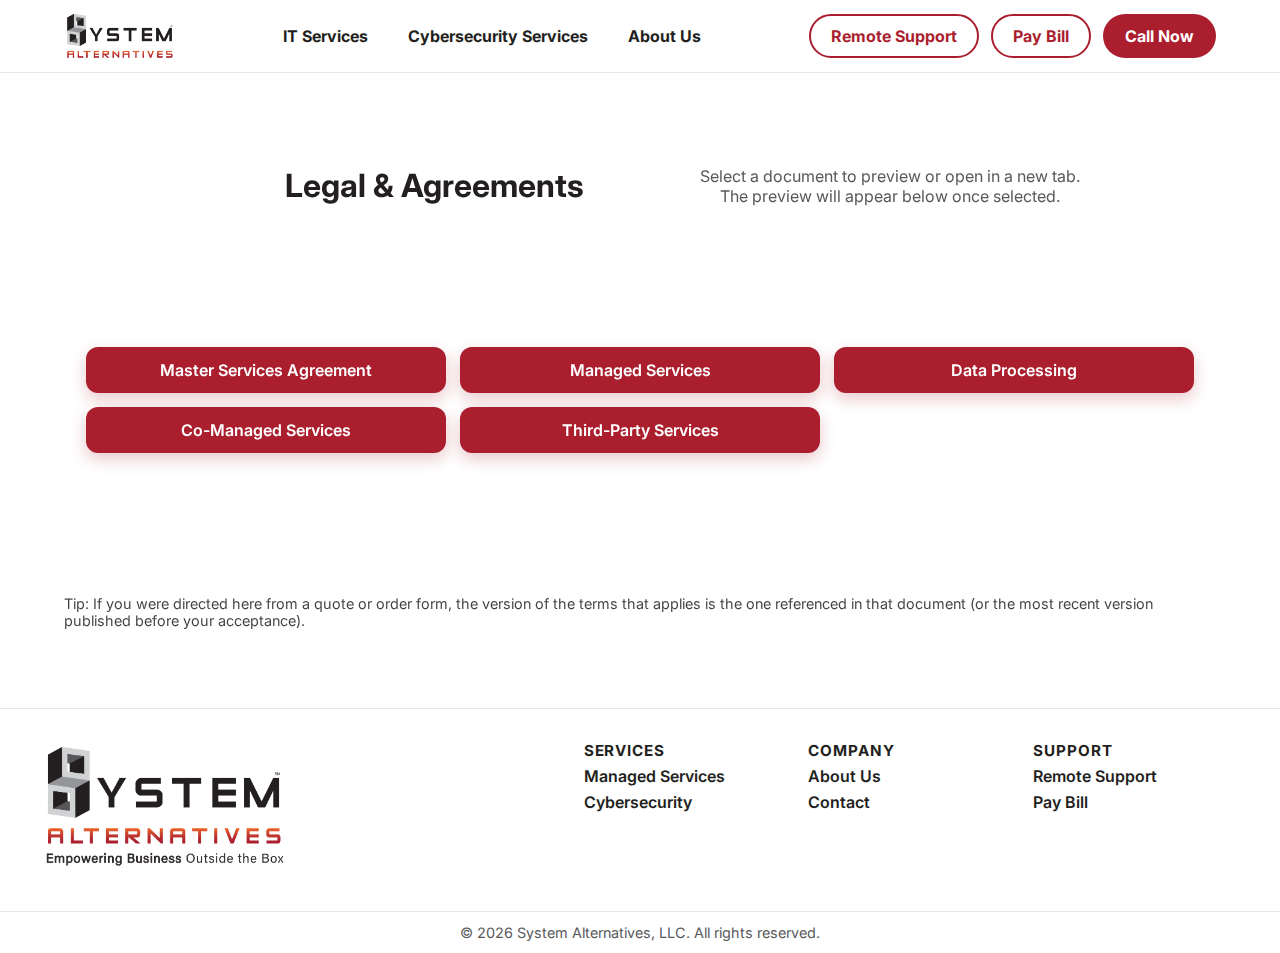
<file: legal.html>
<!DOCTYPE html>
<html lang="en">
<head>
  <meta charset="utf-8" />
  <meta name="viewport" content="width=device-width, initial-scale=1" />
  <title>Legal | System Alternatives</title>
  <meta name="description" content="Legal terms, agreements, and data processing addenda for System Alternatives services." />
  <link rel="preconnect" href="https://fonts.googleapis.com">
  <link rel="preconnect" href="https://fonts.gstatic.com" crossorigin>
  <link href="https://fonts.googleapis.com/css2?family=Inter:wght@400;600;700;800&display=swap" rel="stylesheet">
  <link rel="stylesheet" href="/assets/css/base.css" />
  <link rel="stylesheet" href="/assets/css/legal.css" />
  <script src="/assets/js/includes.js" defer></script>
</head>
<body>

  <!-- Shared header -->
  <div data-include="/partials/header.html"></div>

  <main class="legal-page">
    <!-- Hero -->
    <section class="hero hero--light legal-hero">
      <div class="container">
        <div class="hero__inner">
          <h1>Legal & Agreements</h1>
          <p class="lead">Select a document to preview or open in a new tab. The preview will appear below once selected.</p>
        </div>
      </div>
    </section>

    <!-- Buttons row (now on top) -->
    <section class="section">
      <div class="container">
        <div class="doc-list" role="list">
          <a class="btn btn--doc doc-btn" role="listitem"
             href="https://mspterms.live/system-alternatives/MSA"
             data-doc-title="Master Services Agreement"
             data-doc-url="https://mspterms.live/system-alternatives/MSA">
             Master Services Agreement
          </a>

          <a class="btn btn--doc doc-btn" role="listitem"
             href="https://mspterms.live/system-alternatives/Managed-Services-Omnibus"
             data-doc-title="Managed Services"
             data-doc-url="https://mspterms.live/system-alternatives/Managed-Services-Omnibus">
             Managed Services
          </a>

          <a class="btn btn--doc doc-btn" role="listitem"
             href="https://mspterms.live/system-alternatives/DPA"
             data-doc-title="Data Processing"
             data-doc-url="https://mspterms.live/system-alternatives/DPA">
             Data Processing
          </a>

          <a class="btn btn--doc doc-btn" role="listitem"
             href="https://mspterms.live/system-alternatives/Co-Managed-Services"
             data-doc-title="Co-Managed Services"
             data-doc-url="https://mspterms.live/system-alternatives/Co-Managed-Services">
             Co-Managed Services
          </a>

          <a class="btn btn--doc doc-btn" role="listitem"
             href="https://mspterms.live/system-alternatives/Third-Party-Services"
             data-doc-title="Third-Party Services"
             data-doc-url="https://mspterms.live/system-alternatives/Third-Party-Services">
             Third-Party Services
          </a>
        </div>
      </div>
    </section>

    <!-- Full-width preview (hidden until used) -->
    <section class="section" id="previewSection" hidden>
      <div class="container">
        <aside class="legal-preview" aria-live="polite">
          <header class="legal-preview__bar">
            <div class="legal-preview__titles">
              <strong id="previewTitle">Select a document to preview</strong>
              <span id="previewUrl" class="legal-preview__url"></span>
            </div>
            <div class="legal-preview__actions">
              <a id="previewOpenBtn" class="btn btn--ghost" href="#" target="_blank" rel="noopener" aria-disabled="true">Open in new tab</a>
            </div>
          </header>

          <div class="legal-preview__framewrap">
            <div id="previewFallback" class="legal-preview__fallback">
              <p>Nothing loaded yet. Choose a document above to start a preview.</p>
            </div>
            <iframe id="previewFrame" class="legal-preview__frame" title="Document preview"
                    sandbox="allow-same-origin allow-forms allow-scripts allow-popups"
                    loading="lazy" referrerpolicy="no-referrer"></iframe>
            <div id="previewSpinner" class="legal-preview__spinner" aria-hidden="true"></div>
          </div>

          <div id="previewBlocked" class="legal-preview__blocked" hidden>
            <p><strong>Preview blocked by the publisher.</strong> Opening the document directly…</p>
          </div>
        </aside>
      </div>
    </section>

    <!-- Small print -->
    <section class="section">
      <div class="container">
        <p class="legal-smallprint">
          Tip: If you were directed here from a quote or order form, the version of the terms that applies is the one referenced in that document (or the most recent version published before your acceptance).
        </p>
      </div>
    </section>
  </main>

  <!-- Shared footer -->
  <div data-include="/partials/footer.html"></div>

  <script>
    (function () {
      // Reveal-on-scroll (unchanged)
      const allSections = Array.from(document.querySelectorAll('section'));
      const sectionsToReveal = allSections.slice(1);
      sectionsToReveal.forEach(sec => sec.classList.add('reveal'));
      const reduceMotion = window.matchMedia('(prefers-reduced-motion: reduce)').matches;
      if (!reduceMotion) {
        const io = new IntersectionObserver((entries, obs) => {
          entries.forEach(entry => {
            if (entry.isIntersecting) {
              entry.target.classList.add('is-visible');
              obs.unobserve(entry.target);
            }
          });
        }, { threshold: 0.15 });
        sectionsToReveal.forEach(sec => io.observe(sec));
      } else {
        sectionsToReveal.forEach(sec => sec.classList.add('is-visible'));
      }

      // --- Preview logic
      const buttons = document.querySelectorAll('.doc-btn');
      const previewSection = document.getElementById('previewSection');
      const frame = document.getElementById('previewFrame');
      const spinner = document.getElementById('previewSpinner');
      const fallback = document.getElementById('previewFallback');
      const blocked = document.getElementById('previewBlocked');
      const titleEl = document.getElementById('previewTitle');
      const urlEl = document.getElementById('previewUrl');
      const openBtn = document.getElementById('previewOpenBtn');

      let loadingTimer;

      // Optional: route PDFs through Google Viewer to avoid sidebars/chrome
      const USE_GOOGLE_VIEWER_FOR_PDF = true; // set to true if your links are PDFs
      function buildEmbedUrl(url) {
        try {
          const u = new URL(url, location.origin);
          const looksPdf = /\.pdf(\?|#|$)/i.test(u.pathname);
          if (USE_GOOGLE_VIEWER_FOR_PDF && looksPdf) {
            return `https://docs.google.com/gview?embedded=1&url=${encodeURIComponent(u.href)}`;
          }
          return u.href;
        } catch { return url; }
      }

      function showPreviewSection() {
        if (previewSection.hasAttribute('hidden')) {
          previewSection.removeAttribute('hidden');
        }
        // NEW: always scroll into view on every click, not just first reveal
        previewSection.scrollIntoView({ behavior: 'smooth', block: 'start' });
      }

      function loadDoc(title, url, opts = { autoNavigateOnBlock: false }) {
        showPreviewSection();

        blocked.hidden = true;
        fallback.style.display = 'none';
        spinner.style.display = 'grid';
        spinner.setAttribute('aria-hidden', 'false');

        titleEl.textContent = title || 'Document';
        urlEl.textContent = url || '';
        openBtn.href = url || '#';
        if (url) openBtn.removeAttribute('aria-disabled'); else openBtn.setAttribute('aria-disabled', 'true');

        // Use "clean" embed URL when applicable
        const embedUrl = buildEmbedUrl(url);

        // reset + load
        frame.src = 'about:blank';
        requestAnimationFrame(() => { frame.src = embedUrl; });

        clearTimeout(loadingTimer);
        loadingTimer = setTimeout(() => {
          // likely blocked by XFO/CSP
          spinner.style.display = 'none';
          spinner.setAttribute('aria-hidden', 'true');
          blocked.hidden = false;

          if (opts.autoNavigateOnBlock && url) {
            try { window.location.assign(url); } catch (e) {}
          }
        }, 3500);
      }

      frame.addEventListener('load', () => {
        clearTimeout(loadingTimer);
        spinner.style.display = 'none';
        spinner.setAttribute('aria-hidden', 'true');
        blocked.hidden = true;
      });

      // Intercept button clicks: try preview; if blocked, auto-navigate
      buttons.forEach(btn => {
        btn.addEventListener('click', (e) => {
          const url = btn.dataset.docUrl || btn.getAttribute('href');
          const title = btn.dataset.docTitle || btn.textContent.trim();
          if (!url) return;

          e.preventDefault(); // attempt preview first
          loadDoc(title, url, { autoNavigateOnBlock: true });
        });
      });

      // Deep-link via ?doc=
      const params = new URLSearchParams(location.search);
      const docParam = params.get('doc');
      if (docParam) {
        const match = Array.from(buttons).find(b =>
          (b.dataset.docTitle || b.textContent || '').toLowerCase().includes(docParam.toLowerCase())
        );
        if (match) {
          loadDoc(match.dataset.docTitle || match.textContent.trim(),
                  match.dataset.docUrl || match.href,
                  { autoNavigateOnBlock: false });
        }
      }
    })();
  </script>

</body>
</html>
</file>
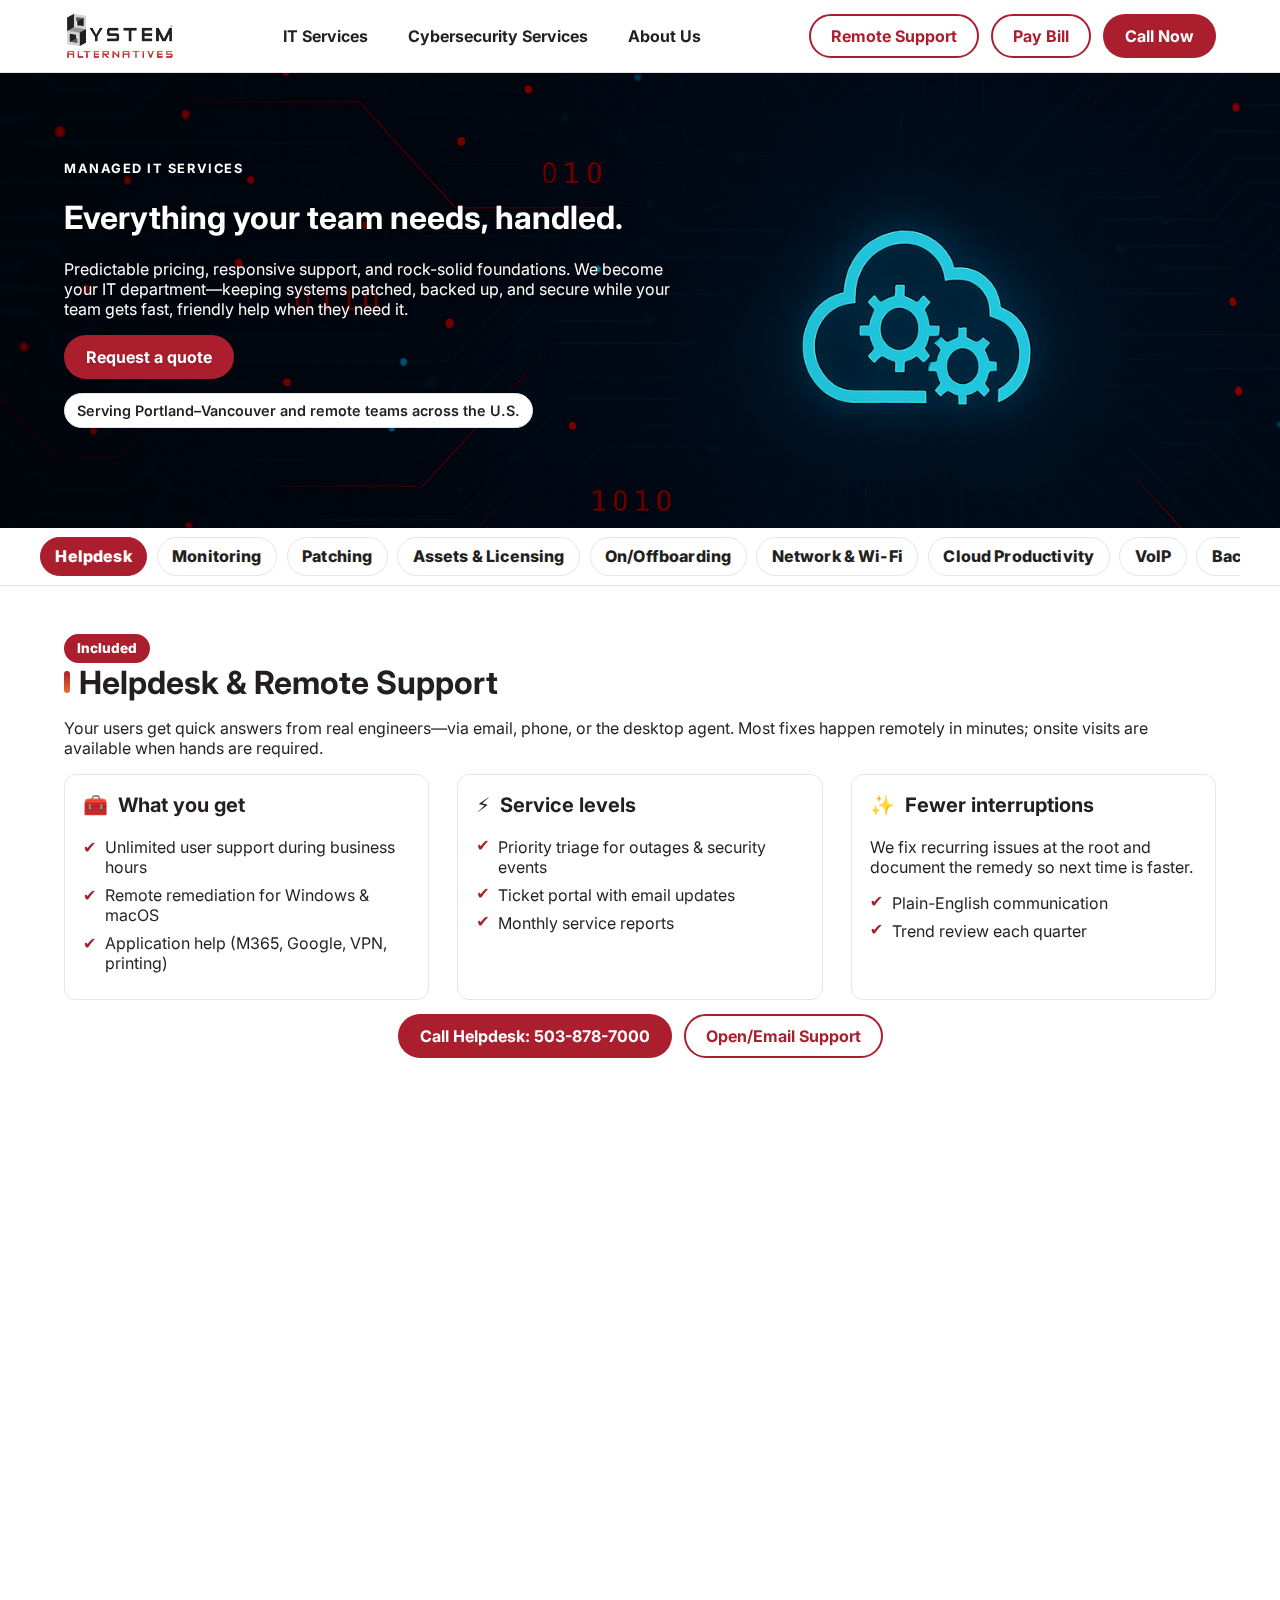
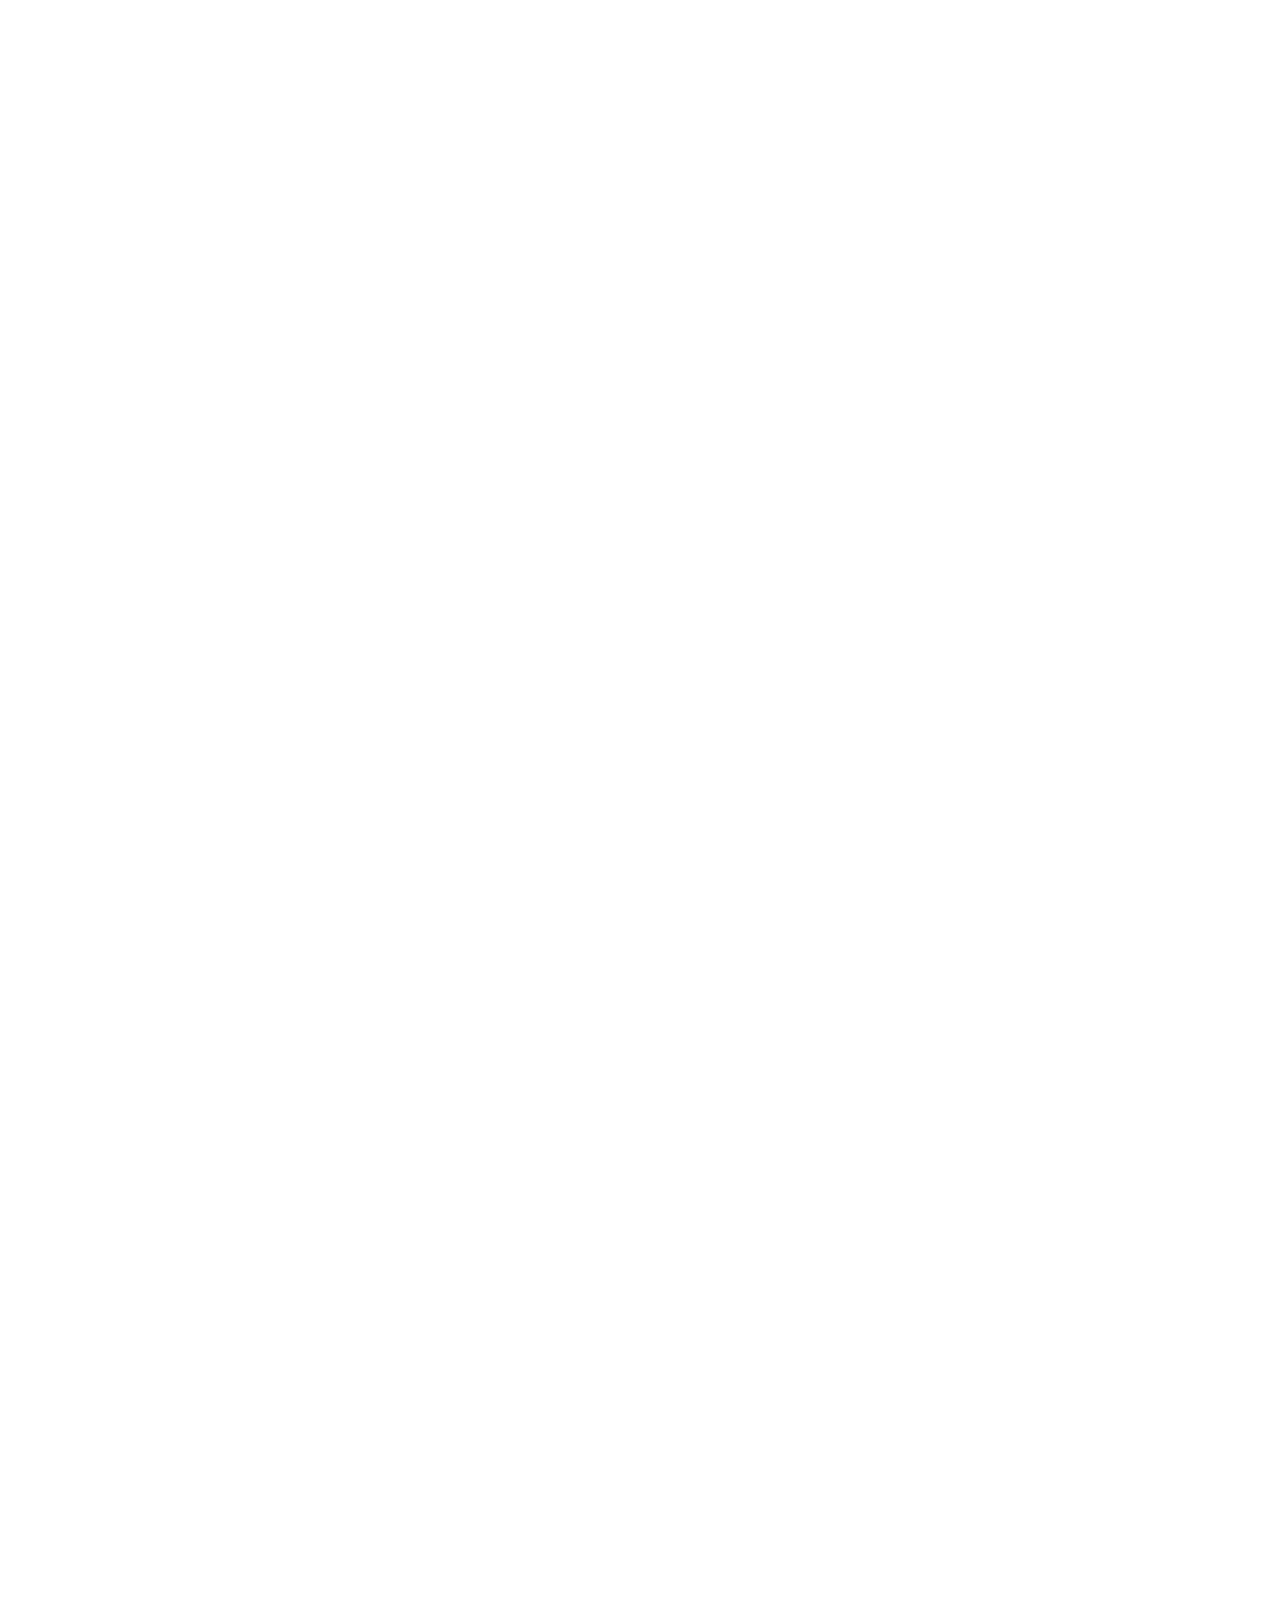
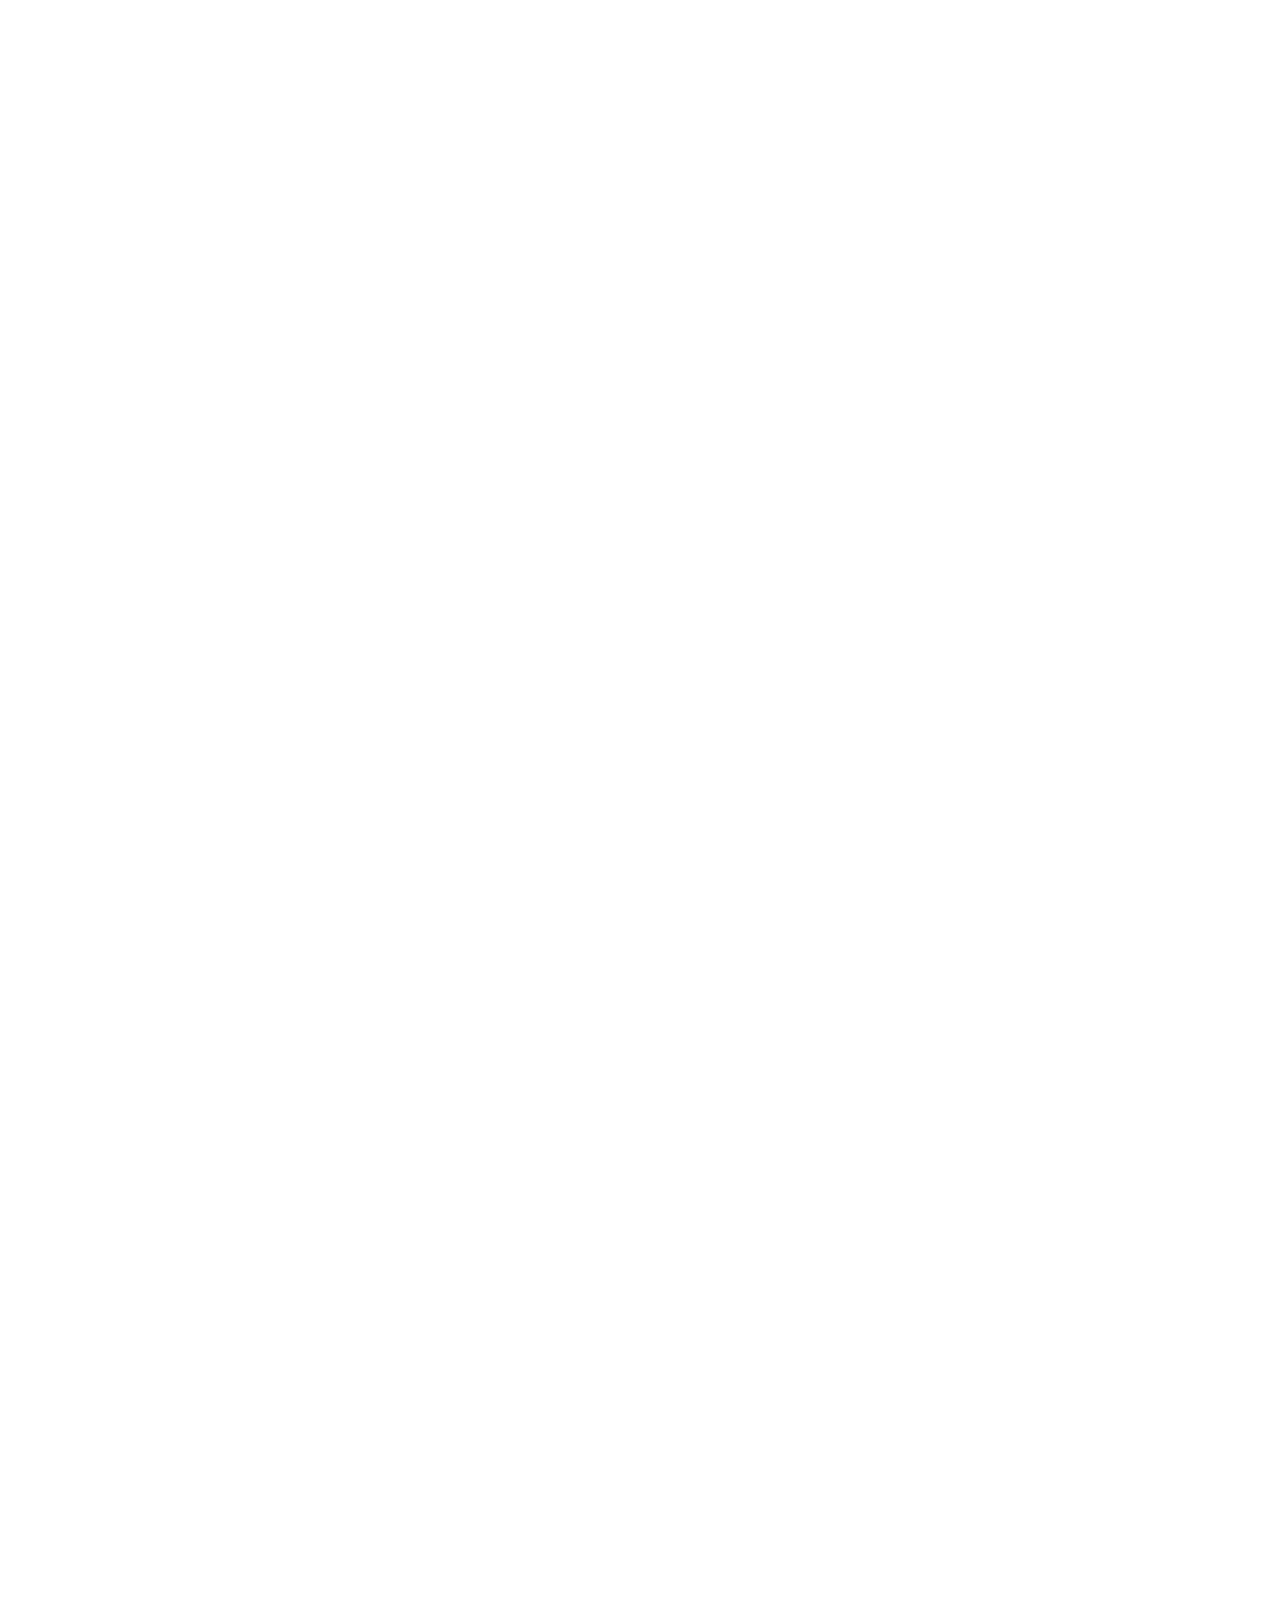
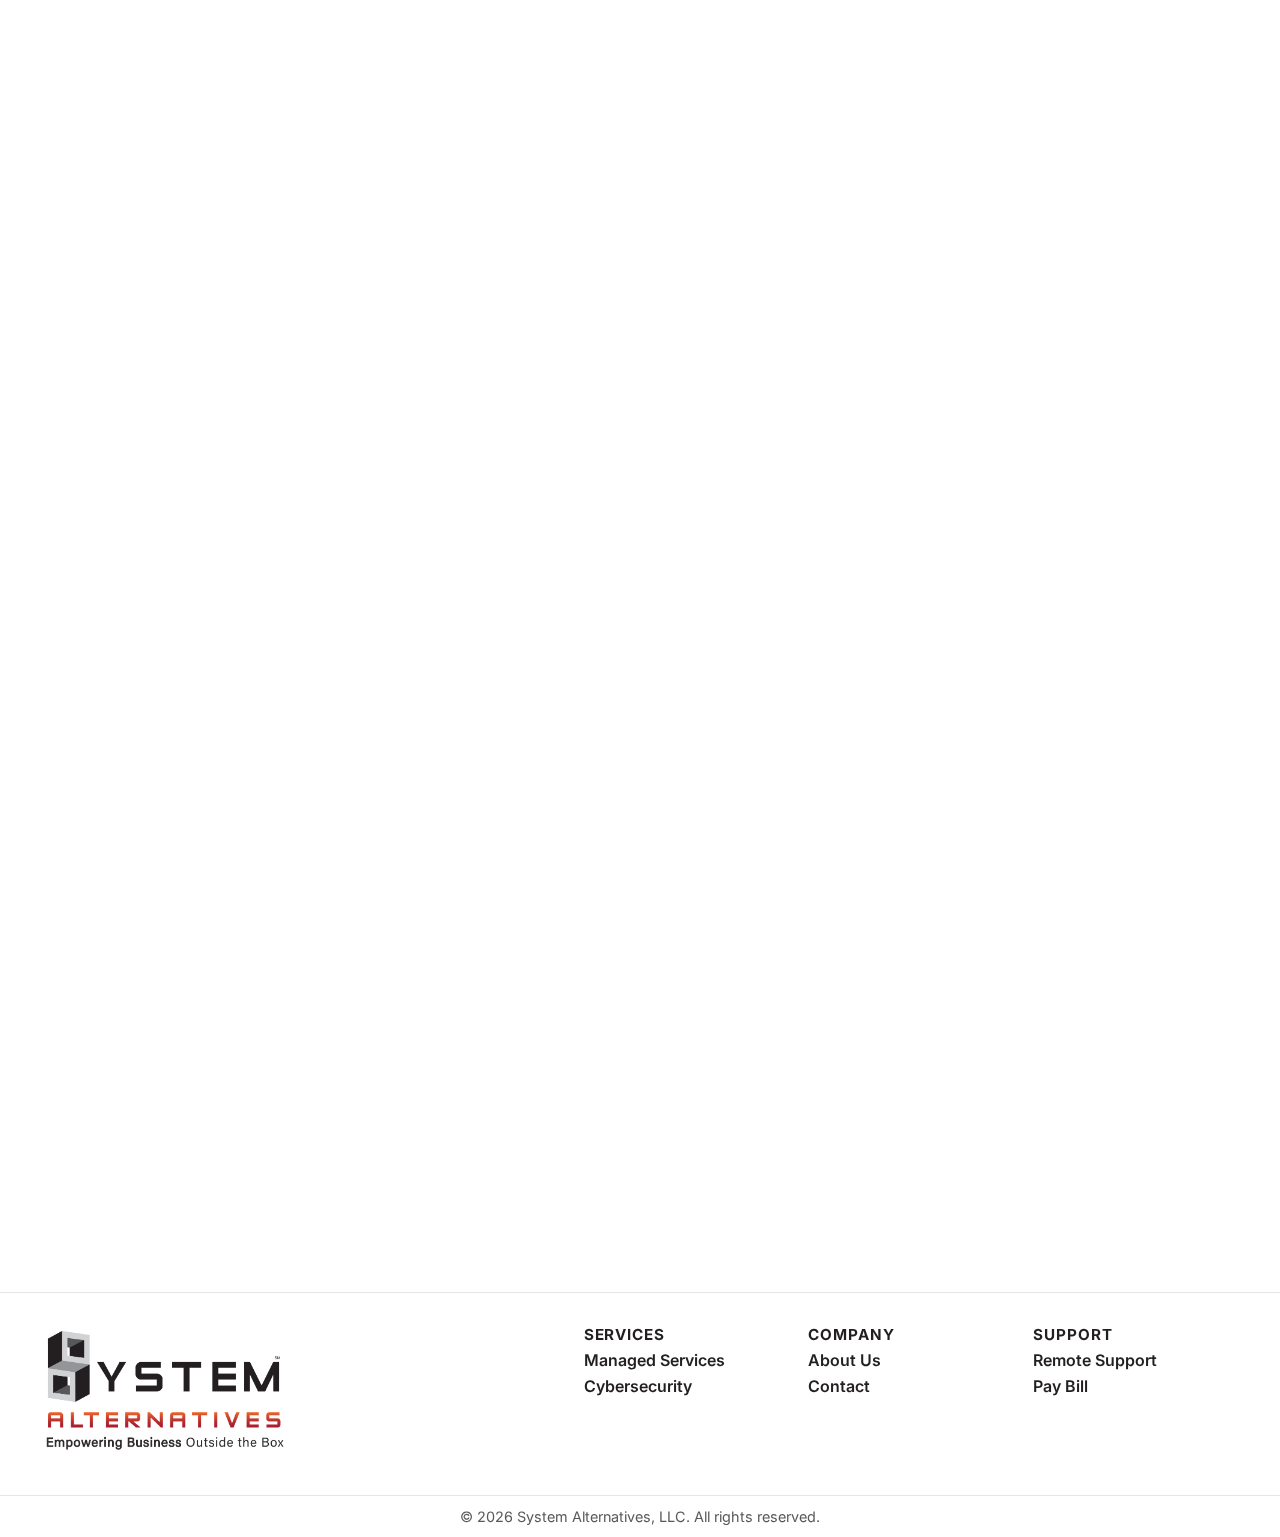
<file: managed-services.html>
<!DOCTYPE html>
<html lang="en">
<head>
  <meta charset="utf-8" />
  <meta name="viewport" content="width=device-width, initial-scale=1" />
  <title>Managed Services | System Alternatives</title>
  <meta name="description" content="Managed IT, cybersecurity, and consulting for SMBs in the Portland/Vancouver area." />
  <link rel="preconnect" href="https://fonts.googleapis.com">
  <link rel="preconnect" href="https://fonts.gstatic.com" crossorigin>
  <link href="https://fonts.googleapis.com/css2?family=Inter:wght@400;600;700;800&display=swap" rel="stylesheet">
  <link rel="stylesheet" href="assets/css/base.css" />
  <link rel="stylesheet" href="assets/css/managed-services.css" />
  <script src="assets/js/includes.js" defer></script>
</head>
<body>

  <!-- Shared header -->
  <div data-include="partials/header.html"></div>

  <!-- Page hero -->
  <section class="hero hero--light hero--bg hero--enhanced hero--compact hero--singlecol ms-hero">
    <div class="container hero__inner">
      <div class="hero__copy">
        <span class="kicker">Managed IT Services</span>
        <h1>Everything your team needs, handled.</h1>
        <p class="lead">
          Predictable pricing, responsive support, and rock-solid foundations. We become your IT department—keeping systems
          patched, backed up, and secure while your team gets fast, friendly help when they need it.
        </p>
        <div class="hero__cta">
          <a class="btn btn--primary" href="/contact.html">Request a quote</a>
        </div>
        <ul class="hero__badges">
          <li>Serving Portland–Vancouver and remote teams across the U.S.</li>
        </ul>
      </div>
    </div>
  </section>

  <!-- Sticky in-page subnav -->
  <nav class="subnav" aria-label="Managed Services Sections">
    <div class="container">
      <a href="#helpdesk">Helpdesk</a>
      <a href="#maintenance">Monitoring</a>
      <a href="#patching">Patching</a>
      <a href="#assets">Assets & Licensing</a>
      <a href="#onboarding">On/Offboarding</a>
      <a href="#network">Network & Wi-Fi</a>
      <a href="#cloud">Cloud Productivity</a>
      <a href="#voip">VoIP</a>
      <a href="#backup-dr">Backup & DR</a>
      <a href="#projects">IT Projects</a>
      <a href="#faq">FAQ</a>
    </div>
  </nav>

  <main>

    <!-- Helpdesk & Remote Support -->
    <section id="helpdesk" class="section">
      <div class="container">
        <span class="badge badge--solid">Included</span>
        <h2>Helpdesk & Remote Support</h2>
        <p>
          Your users get quick answers from real engineers—via email, phone, or the desktop agent. Most fixes happen
          remotely in minutes; onsite visits are available when hands are required.
        </p>

        <div class="grid grid-3 ms-tiles">
          <article class="card no-lift">
            <h3>🧰&nbsp; What you get</h3>
            <ul class="checklist">
              <li>Unlimited user support during business hours</li>
              <li>Remote remediation for Windows & macOS</li>
              <li>Application help (M365, Google, VPN, printing)</li>
            </ul>
          </article>

          <article class="card no-lift">
            <h3>⚡&nbsp; Service levels</h3>
            <ul class="ms-use-checks">
              <li>Priority triage for outages & security events</li>
              <li>Ticket portal with email updates</li>
              <li>Monthly service reports</li>
            </ul>
          </article>

          <aside class="card no-lift">
            <h3>✨&nbsp; Fewer interruptions</h3>
            <p class="muted">We fix recurring issues at the root and document the remedy so next time is faster.</p>
            <ul class="ms-use-checks">
              <li>Plain-English communication</li>
              <li>Trend review each quarter</li>
            </ul>
          </aside>
        </div>

        <div class="cta-row">
          <a class="btn btn-primary" href="tel:15038787000">Call Helpdesk: 503-878-7000</a>
          <a class="btn btn-outline" href="/support.html">Open/Email Support</a>
        </div>
      </div>
    </section>

    <!-- Maintenance & Monitoring -->
    <section id="maintenance" class="section section--alt">
      <div class="container">
        <h2>Maintenance & Monitoring</h2>
        <p>
          24×7 monitoring watches your endpoints, servers, and key services. We remediate quietly in the background and
          alert you only when decisions are needed.
        </p>

        <!-- Coverage -->
        <div class="grid grid-3">
          <article class="card no-lift">
            <h3>💻&nbsp; Endpoint Care</h3>
            <ul class="checklist">
              <li>RMM agent health & heartbeat</li>
              <li>Automated cleanup & updates</li>
              <li>Next-gen AV/EDR (managed)</li>
            </ul>
          </article>
          <article class="card no-lift">
            <h3>🖥️&nbsp; Server Health</h3>
            <ul class="checklist">
              <li>Resource & service monitors</li>
              <li>Backup job verification</li>
              <li>Certificate & SSL expiry alerts</li>
            </ul>
          </article>
          <article class="card no-lift">
            <h3>🛠️&nbsp; Proactive Tasks</h3>
            <ul class="checklist">
              <li>Automated remediation</li>
              <li>Standardized baselines</li>
              <li>Quarterly tune-ups</li>
            </ul>
          </article>
        </div>

        <!-- Maintenance Playbook -->
        <h3 class="mm-title">Maintenance Playbook</h3>
        <div class="grid grid-3">
          <article class="card card--tight no-lift">
            <h4>📅&nbsp; Weekly</h4>
            <ul class="ms-use-checks">
              <li>Patch pilot & review</li>
              <li>Agent drift fixes</li>
            </ul>
          </article>
          <article class="card card--tight no-lift">
            <h4>📆&nbsp; Monthly</h4>
            <ul class="ms-use-checks">
              <li>Broad patch deployment</li>
              <li>Third-party updates</li>
              <li>Restore spot-tests</li>
            </ul>
          </article>
          <article class="card card--tight no-lift">
            <h4>🧭&nbsp; Quarterly</h4>
            <ul class="ms-use-checks">
              <li>Onsite checks</li>
              <li>Firmware & BIOS review</li>
              <li>Capacity & roadmap</li>
            </ul>
          </article>
        </div>

        <!-- Reporting & KPIs (tightened) -->
        <h3 class="mm-title">Reporting & KPIs</h3>
        <div class="grid grid-3">
          <article class="card card--tight no-lift">
            <h4>📊&nbsp; Patch Compliance</h4>
            <p class="muted">Coverage, exceptions, and remediation targets—at a glance.</p>
          </article>
          <article class="card card--tight no-lift">
            <h4>💾&nbsp; Backup Assurance</h4>
            <p class="muted">Success/Failure trend, RPO/RTO alignment, and test evidence.</p>
          </article>
          <article class="card card--tight no-lift">
            <h4>🧭&nbsp; Risk & Roadmap</h4>
            <p class="muted">Top findings with owners and a simple, budget-aware plan.</p>
          </article>
        </div>

        <!-- Calendar + SLAs -->
        <div class="grid grid-2 mm-cal-sla">
          <div>
            <h3 class="mm-title">Maintenance Windows</h3>
            <div class="mm-calendar">
              <div class="mm-cal__row">
                <div class="mm-cal__when"><strong>Weekly</strong></div>
                <div class="mm-cal__what">Pilot patches, alert review, automation fixes</div>
              </div>
              <div class="mm-cal__row">
                <div class="mm-cal__when"><strong>Monthly</strong></div>
                <div class="mm-cal__what">Patch rollout, app updates, restore spot-tests, reports</div>
              </div>
              <div class="mm-cal__row">
                <div class="mm-cal__when"><strong>Quarterly</strong></div>
                <div class="mm-cal__what">Onsite checks, firmware review, capacity plan, roadmap</div>
              </div>
            </div>
          </div>

          <div>
            <h3 class="mm-title">Response SLAs</h3>
            <div class="mm-sla" role="table" aria-label="Support SLAs">
              <div class="mm-sla__row" role="row">
                <div class="mm-sla__sev" role="cell"><strong>Critical (P1)</strong><br/>Outage/security</div>
                <div class="mm-sla__target" role="cell">Response: &lt; 15 min<br/>Work start: &lt; 1 hr</div>
              </div>
              <div class="mm-sla__row" role="row">
                <div class="mm-sla__sev" role="cell"><strong>High (P2)</strong><br/>Multiple users</div>
                <div class="mm-sla__target" role="cell">Response: &lt; 1 hr<br/>Work start: same day</div>
              </div>
              <div class="mm-sla__row" role="row">
                <div class="mm-sla__sev" role="cell"><strong>Normal (P3)</strong><br/>Single user</div>
                <div class="mm-sla__target" role="cell">Response: &lt; 4 hrs<br/>Work start: 1–2 days</div>
              </div>
            </div>
          </div>
        </div>

        <div class="cta-row">
          <a class="btn btn-primary" href="/contact.html">Request our sample report</a>
        </div>
      </div>
    </section>

    <!-- Patching & Compliance -->
    <section id="patching" class="section">
      <div class="container">
        <h2>Patching & Compliance</h2>
        <p>
          We keep OS and critical apps current with staged rings and maintenance windows that respect your business. Need
          reporting for frameworks like CIS, HIPAA, or cyber-insurance? We’ve got that too.
        </p>
        <div class="grid grid-3">
          <div class="card no-lift">
            <h3>🖥️&nbsp; Windows & macOS</h3>
            <ul class="checklist">
              <li>Patch rings (pilot → broad)</li>
              <li>Deferrals & blackout windows</li>
              <li>Rollback plans</li>
            </ul>
          </div>
          <div class="card no-lift">
            <h3>🧩&nbsp; Third-Party Apps</h3>
            <ul class="checklist">
              <li>Browsers, Java, Zoom, Adobe, etc.</li>
              <li>Silent install enforcement</li>
              <li>Vulnerability prioritization</li>
            </ul>
          </div>
          <div class="card no-lift">
            <h3>📑&nbsp; Evidence & Policy</h3>
            <ul class="ms-use-checks">
              <li>Patch compliance reports</li>
              <li>Configuration baselines</li>
              <li>Audit-ready documentation</li>
            </ul>
          </div>
        </div>
      </div>
    </section>

    <!-- Asset & License Management -->
    <section id="assets" class="section section--alt">
      <div class="container panel-stack">
        <h2>Asset & License Management</h2>
        <p>Always know what you own, where it is, and who uses it. We maintain a living inventory so budgeting and audits aren’t a scramble.</p>

        <div class="grid grid-2">
          <div class="card no-lift">
            <h3>📦&nbsp; Hardware Inventory</h3>
            <ul class="ms-use-checks">
              <li>Device details & location</li>
              <li>Warranty & lifecycle tracking</li>
              <li>Loaner & spare pool</li>
            </ul>
          </div>
          <div class="card no-lift">
            <h3>🧾&nbsp; Software & Licensing</h3>
            <ul class="ms-use-checks">
              <li>M365/Google & line-of-business apps</li>
              <li>License assignment & cleanup</li>
              <li>Renewal reminders</li>
            </ul>
          </div>
        </div>

        <div class="card no-lift ms-callout">
          <h3>🛒&nbsp; Procurement Help</h3>
          <p class="muted">Quotes, standardized builds, and asset tagging—new hires start on time with the right gear.</p>
          <ul class="pill-list">
            <li>Standard builds</li>
            <li>Vendor quotes</li>
            <li>Asset tagging</li>
            <li>DOA coverage</li>
          </ul>
        </div>
      </div>
    </section>

    <!-- User On/Offboarding -->
    <section id="onboarding" class="section">
      <div class="container">
        <h2>User On/Offboarding</h2>
        <p>New hires ready on day one; departures handled securely. Automation keeps accounts, access, and equipment consistent.</p>

        <ol class="ms-steps">
          <li>
            <h4>🎒&nbsp; Onboarding</h4>
            <p>Accounts, groups, licensing, and devices pre-loaded with apps.</p>
          </li>
          <li>
            <h4>🔐&nbsp; Access Governance</h4>
            <p>Role-based access, MFA & Conditional Access, periodic reviews.</p>
          </li>
          <li>
            <h4>🧹&nbsp; Offboarding</h4>
            <p>Disable, retain, transfer data, and wipe devices cleanly.</p>
          </li>
        </ol>
      </div>
    </section>

    <!-- Network & Wi-Fi (unique layout) -->
    <section id="network" class="section section--alt">
      <div class="container">
        <h2>Network & Wi-Fi Management</h2>
        <div class="split">
          <div>
            <p>From gateway to switch to AP, we build reliable networks with clear documentation and safe defaults.</p>
            <h3 class="microhead">Design Standards</h3>
            <ul class="ms-use-checks">
              <li>Segmentation & VLANs with clear naming</li>
              <li>Guest & IoT isolation by default</li>
              <li>Secure VPN & admin access</li>
            </ul>
          </div>
          <aside class="card no-lift panel--experience">
            <h3>⭐&nbsp; Experience</h3>
            <ul class="pill-list">
              <li>Heat-map planning</li>
              <li>Roaming tuned</li>
              <li>Config backups</li>
              <li>Change logs</li>
            </ul>
            <div class="mini-stats">
              <div><span>99.9%</span> Uptime targets</div>
              <div><span>&lt;24h</span> Site turn-up</div>
            </div>
          </aside>
        </div>
      </div>
    </section>

    <!-- Cloud Productivity (distinct icon cards) -->
    <section id="cloud" class="section">
      <div class="container">
        <h2>Cloud Productivity (Microsoft&nbsp;365 / Google)</h2>
        <p>Keep collaboration secure and tidy. We manage identities, policies, and licensing so your team can focus on the work.</p>

        <div class="grid grid-3 ms-controlpacks">
          <article class="card no-lift">
            <h3>🔐&nbsp; Identity & Security</h3>
            <ul class="ms-use-checks">
              <li>Azure AD / Google Workspace</li>
              <li>MFA & Conditional Access</li>
              <li>Baseline hardening & alerts</li>
            </ul>
          </article>
          <article class="card no-lift">
            <h3>📂&nbsp; Collaboration</h3>
            <ul class="ms-use-checks">
              <li>Teams / SharePoint / Drive governance</li>
              <li>Mailbox, groups, retention</li>
              <li>DLP & sharing controls</li>
            </ul>
          </article>
          <article class="card no-lift">
            <h3>🧾&nbsp; Licensing & Enablement</h3>
            <ul class="ms-use-checks">
              <li>Right-sized plans</li>
              <li>Security training</li>
              <li>Admin workshops</li>
            </ul>
          </article>
        </div>
      </div>
    </section>

    <!-- VoIP (call-flow rail) -->
    <section id="voip" class="section section--alt">
      <div class="container">
        <h2>VoIP Phones</h2>
        <p>Modern, flexible calling for office, remote, and mobile users. We design call flows, provision devices, and support your team.</p>

        <div class="ms-callflow">
          <div class="flow-step">Numbers &amp; E911</div>
          <div class="flow-step">Auto-attendants</div>
          <div class="flow-step">Hunt groups</div>
          <div class="flow-step">Users &amp; devices</div>
          <div class="flow-step">Reports &amp; QoS</div>
        </div>

        <div class="card no-lift panel--highlights">
          <h3>✨&nbsp; Highlights</h3>
          <ul class="pill-list">
            <li>Desk phones & softphones</li>
            <li>Transcription</li>
            <li>Teams & CRM hooks</li>
            <li>Holiday schedules</li>
          </ul>
        </div>
      </div>
    </section>

    <!-- Backup & DR (proof banner) -->
    <section id="backup-dr" class="section">
      <div class="container">
        <h2>Backup & Disaster Recovery</h2>
        <p>Backups you can trust—and restore quickly. We protect servers, cloud data, and endpoints with tested recovery plans.</p>

        <div class="grid grid-3">
          <div class="card no-lift">
            <h3>🛡️&nbsp; What We Protect</h3>
            <ul class="ms-use-checks">
              <li>Servers (physical/virtual)</li>
              <li>Workstations & laptops</li>
              <li>Microsoft 365 / Google Workspace</li>
            </ul>
          </div>
          <div class="card no-lift">
            <h3>⚙️&nbsp; How It Works</h3>
            <ul class="bullet-list">
              <li>3-2-1 strategy with offsite copies</li>
              <li>Encryption in transit & at rest</li>
              <li>Automated verification</li>
            </ul>
          </div>
          <div class="card no-lift">
            <h3>🚀&nbsp; Recovery-Ready</h3>
            <ul class="ms-use-checks">
              <li>Documented RPO/RTO targets</li>
              <li>Periodic test restores</li>
              <li>Runbook for incidents</li>
            </ul>
          </div>
        </div>

        <div class="ms-banner">
          <strong>Prove it when it matters:</strong> we include documented test restores so your backups aren’t just “green,” they’re <em>trusted</em>.
        </div>

        <div class="cta-row">
          <a class="btn btn-primary" href="/contact.html">Get a backup review</a>
        </div>
      </div>
    </section>

    <!-- IT Projects -->
    <section id="projects" class="section section--alt">
      <div class="container">
        <h2>IT Projects</h2>
        <p>Scoped projects with clear timelines, fixed pricing options, and minimal disruption.</p>

        <div class="grid grid-3 ms-icon-cards">
          <article class="card no-lift">
            <h3>🧭&nbsp; Migrations & Modernization</h3>
            <ul class="ms-use-checks">
              <li>M365/Google migrations & cutovers</li>
              <li>File server → SharePoint/Drive</li>
              <li>Server upgrades & virtualization</li>
            </ul>
          </article>

          <article class="card no-lift">
            <h3>🌐&nbsp; Network & Infrastructure</h3>
            <ul class="ms-use-checks">
              <li>Wi-Fi redesign & heat-maps</li>
              <li>Firewall/switch refresh & VLANs</li>
              <li>Secure remote access (VPN)</li>
            </ul>
          </article>

          <article class="card no-lift">
            <h3>🛡️&nbsp; Security & Continuity</h3>
            <ul class="ms-use-checks">
              <li>EDR/MDR deployment & tuning</li>
              <li>MFA & Conditional Access</li>
              <li>Backup/DR improvements</li>
            </ul>
          </article>
        </div>

        <div class="cta-row">
          <a class="btn btn-primary" href="/contact.html">Request a project quote</a>
        </div>
      </div>
    </section>

    <!-- FAQ / Next steps -->
    <section id="faq" class="section" aria-labelledby="faq-heading">
      <div class="container">
        <h2 id="faq-heading">Common Questions</h2>
        <dl class="faq">
          <dt>How do you price managed services?</dt>
          <dd>Most plans are per-user per-month with options for servers, network gear, and specialized systems. We’ll align coverage to your environment and budget.</dd>
          <dt>Can you work with our existing IT person?</dt>
          <dd>Absolutely. We frequently co-manage—handling monitoring, patching, and escalations while internal IT focuses on projects and staff support.</dd>
          <dt>What’s the onboarding process?</dt>
          <dd>Discovery → documentation → agent & security deployment → stabilization → quarterly roadmap. Typical onboarding is 2–4 weeks depending on size.</dd>
          <dt>Do you offer after-hours support?</dt>
          <dd>Yes. We offer extended and 24×7 options for organizations that need it.</dd>
        </dl>
        <div class="cta-row">
          <a class="btn btn-primary" href="/contact.html">Schedule a consult</a>
          <a class="btn btn-outline" href="#top">Back to top</a>
        </div>
      </div>
    </section>

  </main>

  <!-- Shared footer -->
  <div data-include="partials/footer.html"></div>

  <!-- Subnav horizontal wheel -->
  <script>
    (function(){
      const scroller = document.querySelector('.subnav .container');
      if (!scroller) return;
      scroller.addEventListener('wheel', (e) => {
        const canScrollX = scroller.scrollWidth > scroller.clientWidth;
        if (!canScrollX) return;
        if (Math.abs(e.deltaY) > Math.abs(e.deltaX)) {
          e.preventDefault();
          scroller.scrollLeft += e.deltaY;
        }
      }, { passive: false });
    })();
  </script>

  <!-- FAQ smooth open/close -->
  <script>
    (function(){
      document.querySelectorAll('dl.faq').forEach(faq => {
        let i = 0;
        faq.querySelectorAll('dt').forEach(dt => {
          const dd = dt.nextElementSibling;
          if (!dd || dd.tagName !== 'DD') return;

          const id = `faq-a-${++i}`;
          dt.setAttribute('role','button');
          dt.setAttribute('tabindex','0');
          dt.setAttribute('aria-controls', id);
          dt.setAttribute('aria-expanded','false');
          dd.id = id;

          dd.classList.remove('is-open');
          dd.style.maxHeight = '0';
          dd.style.overflow = 'hidden';

          const BIG = 1000;
          function open(){
            dd.classList.add('is-open');
            dd.style.maxHeight = BIG + 'px';
            dt.setAttribute('aria-expanded','true');
          }
          function close(){
            if (dd.style.maxHeight === 'none') {
              dd.style.maxHeight = dd.scrollHeight + 'px';
              dd.offsetHeight;
            }
            dd.style.maxHeight = '0';
            dd.classList.remove('is-open');
            dt.setAttribute('aria-expanded','false');
          }
          function toggle(){ dd.classList.contains('is-open') ? close() : open(); }

          dd.addEventListener('transitionend', (e) => {
            if (e.propertyName !== 'max-height') return;
            if (dd.classList.contains('is-open')) {
              dd.style.maxHeight = 'none';
            }
          });

          dt.addEventListener('click', toggle);
          dt.addEventListener('keydown', (e) => {
            if (e.key === 'Enter' || e.key === ' ') { e.preventDefault(); toggle(); }
          });
        });
      });
    })();
  </script>

  <!-- Match Calendar/SLA row heights (desktop only) -->
  <script>
    (function(){
      const wrap = document.querySelector('#maintenance .mm-cal-sla');
      if (!wrap) return;

      const calRows = Array.from(document.querySelectorAll('#maintenance .mm-calendar .mm-cal__row'));
      const slaRows = Array.from(document.querySelectorAll('#maintenance .mm-sla .mm-sla__row'));
      if (!calRows.length || !slaRows.length) return;

      const mq = window.matchMedia('(max-width: 900px)');

      function clearHeights(){
        calRows.forEach(r => r.style.minHeight = '');
        slaRows.forEach(r => r.style.minHeight = '');
      }

      function syncHeights(){
        clearHeights();
        if (mq.matches) return;
        const n = Math.min(calRows.length, slaRows.length);
        for (let i = 0; i < n; i++){
          const h = Math.max(calRows[i].offsetHeight, slaRows[i].offsetHeight);
          calRows[i].style.minHeight = slaRows[i].style.minHeight = h + 'px';
        }
      }

      window.addEventListener('load', syncHeights);
      window.addEventListener('resize', syncHeights);
      mq.addEventListener?.('change', syncHeights);

      const ro = new ResizeObserver(syncHeights);
      calRows.concat(slaRows).forEach(el => ro.observe(el));
    })();
  </script>

</body>
</html>
</file>
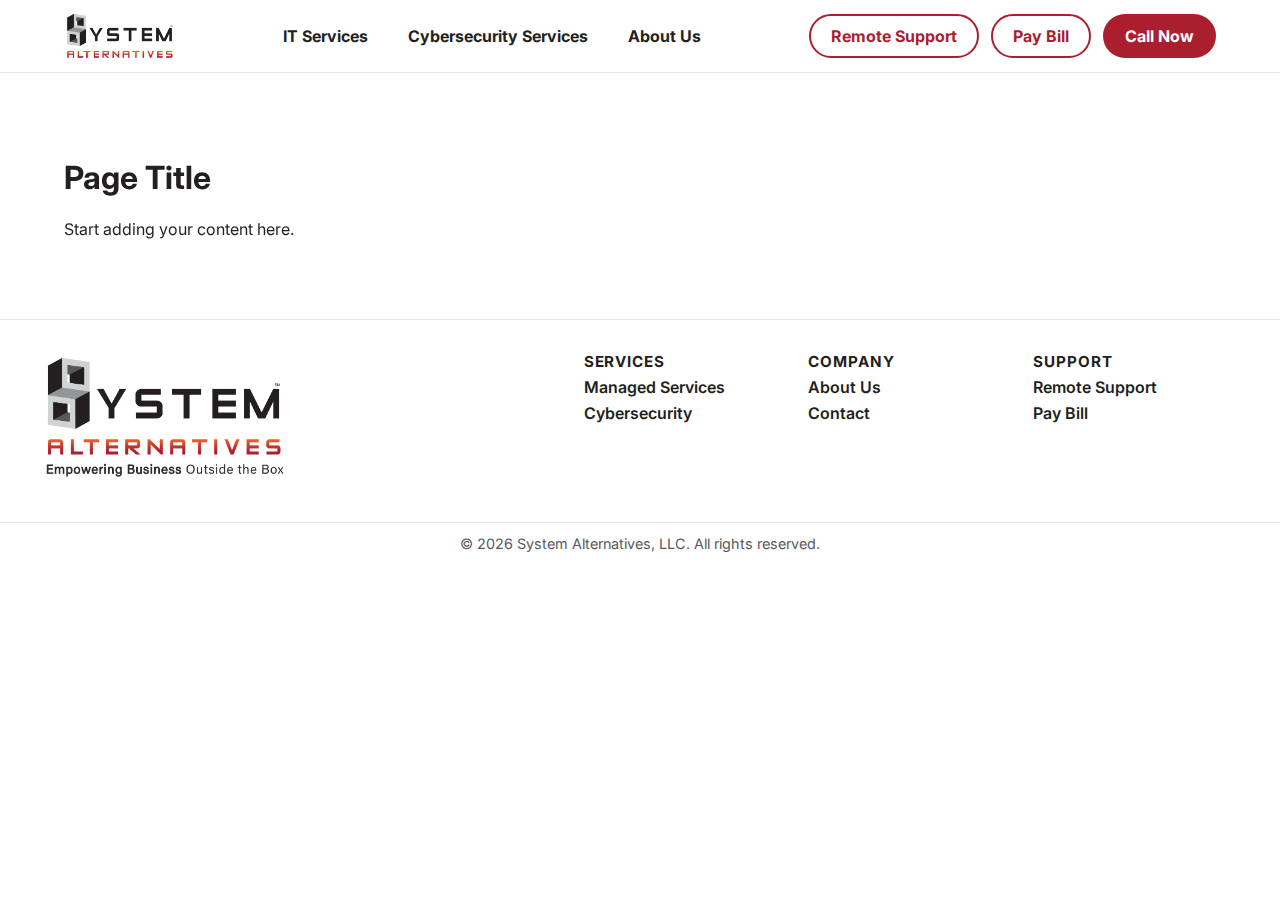
<file: template.html>
<!DOCTYPE html>
<html lang="en">
<head>
  <meta charset="utf-8" />
  <meta name="viewport" content="width=device-width, initial-scale=1" />
  <title>Page Title | System Alternatives</title>
  <meta name="description" content="Managed IT, cybersecurity, and consulting for SMBs in the Portland/Vancouver area." />
  <link rel="preconnect" href="https://fonts.googleapis.com">
  <link rel="preconnect" href="https://fonts.gstatic.com" crossorigin>
  <link href="https://fonts.googleapis.com/css2?family=Inter:wght@400;600;700;800&display=swap" rel="stylesheet">
  <link rel="stylesheet" href="assets/css/styles.css" />
  <script src="assets/js/includes.js" defer></script>
</head>
<body>

  <!-- Shared header -->
  <div data-include="partials/header.html"></div>

  <main>
    <section class="section">
      <div class="container">
        <h1>Page Title</h1>
        <p>Start adding your content here.</p>
      </div>
    </section>
  </main>

  <!-- Shared footer -->
  <div data-include="partials/footer.html"></div>

</body>
</html>
</file>
<file: assets/css/index.css>
/* Homepage only */

/* Homepage hero image only */
.home-hero{ --hero-bg: url('/assets/img/sa-web-background.png') }

.hero__badges{ display:flex; gap:16px; margin-top:14px; padding:0; list-style:none; flex-wrap:wrap }
.hero__badges li{
  font-weight:600; font-size:.9rem; color:var(--black);
  background:#fff; border:1px solid var(--border); border-radius:999px; padding:8px 12px;
}

/* Stat card in hero */
.stat-card{ background:#fff; border:1px solid var(--border); border-radius:12px; padding:18px; box-shadow:0 10px 24px rgba(0,0,0,.06); display:grid; gap:10px }
.stat{ display:flex; gap:10px; align-items:baseline; color:var(--gray-dark) }
.stat span{ font-size:1.6rem; font-weight:800; color:var(--red) }

/* Feature cards */
.feature-grid .feature{ text-align:left; background:#fff; border:1px solid var(--border); border-radius:12px; padding:18px }
.feature__icon{ font-size:1.4rem; line-height:1; margin-bottom:6px }
.feature p{ color:var(--gray-dark) }

/* Security split */
.security{ display:grid; grid-template-columns:1.1fr .9fr; gap:28px; align-items:center }
.security__copy .check-list{ list-style:none; padding:0; margin:12px 0 18px }
.security__copy .check-list li{ margin:8px 0; padding-left:18px; position:relative }
.security__copy .check-list li::before{ content:"•"; position:absolute; left:0; color:var(--red); font-weight:900 }
.security__panel{ display:flex; gap:10px; flex-wrap:wrap; align-items:flex-start }
.badge{ background:#fff; border:2px solid var(--red); color:var(--red); border-radius:999px; padding:8px 12px; font-weight:800; font-size:.9rem }
.badge--alt{ border-color:var(--orange); color:var(--orange) }
@media (max-width:900px){ .security{ grid-template-columns:1fr } }

/* Steps */
.steps{ counter-reset:step; display:grid; gap:14px; grid-template-columns:repeat(4,1fr); list-style:none; padding:0; margin:0 }
.steps li{ background:#fff; border:1px solid var(--border); border-radius:12px; padding:16px }
.steps li h4{ margin:0 0 6px 0; font-size:1.05rem }
.steps li p{ color:var(--gray-dark); margin:0 }
.steps li::before{ counter-increment:step; content:counter(step); display:inline-flex; align-items:center; justify-content:center; width:28px; height:28px; border-radius:50%; margin-bottom:8px; background:var(--red); color:#fff; font-weight:800 }
@media (max-width:1024px){ .steps{ grid-template-columns:1fr 1fr } }
@media (max-width:640px){ .steps{ grid-template-columns:1fr } }

/* Final call-to-action block */
.section--cta .cta{ text-align:center }
.section--cta .cta h2{ margin:0 0 6px 0; font-size:2rem }
.section--cta .cta .lead{ color:var(--gray-dark); margin-bottom:12px }
.cta__buttons{ display:inline-flex; gap:12px; flex-wrap:wrap }
@media (max-width:980px){ .hero--enhanced .stat-card{ max-width:100% } }
</file>
<file: assets/css/contact.css>
/* Contact — page-only */

/* Hero image */
.contact-hero{ --hero-bg: url('/assets/img/contact-hero.png'); }

/* Section rhythm */
#contact-options.section, #visit.section{
  padding-top: 48px; padding-bottom: 48px;
}

/* Cards */
.contact-cards .contact-card{ text-align: left; }
.contact-card__icon{ font-size: 2rem; line-height: 1; margin-bottom: 6px; }

/* ===== Mailing address + map layout ===== */
.contact-visit{
  display: grid;
  grid-template-columns: 1fr 1fr;
  grid-template-areas: "info map";
  align-items: center;          /* center columns vertically vs. map */
  gap: 16px;
}

.visit-info{ grid-area: info; }
.map-wrap{ grid-area: map; }
.map-cta{ grid-area: btn; display: none; }  /* shown on mobile */

.visit-title{ margin: 0 0 8px; }
.mailing-address{ font-style: normal; color: var(--gray-dark); margin: 6px 0 10px; }
.small-note{ font-weight: 600; font-size: .9rem; color: var(--gray-dark); }

/* Center the left column contents vertically on desktop */
@media (min-width: 901px){
  .visit-info{
    display: flex;
    flex-direction: column;
    justify-content: center;
    min-height: 100%;
  }
}

/* Responsive map with rounded corners */
.map-wrap{
  width: 100%;
  aspect-ratio: 16 / 9;
  border: 1px solid var(--border);
  border-radius: var(--radius-card);
  overflow: hidden; background: #fff;
}
.map-wrap iframe{ width: 100%; height: 100%; border: 0; display: block; }

/* Mobile-only utility */
.only-mobile{ display: none; }

/* Mobile stack: Address -> Map -> button */
@media (max-width: 900px){
  .contact-visit{
    grid-template-columns: 1fr;
    grid-template-areas:
      "info"
      "map"
      "btn";
  }

  .map-cta{ display: block; }
  .only-mobile{ display: inline-flex; }

  /* small breathing room between pieces */
  .visit-info{ margin-bottom: 10px; }
  .map-cta{ margin-top: 10px; }
}
</file>
<file: assets/css/cybersecurity.css>
/* Cybersecurity — page-only ------------------------------------------------ */

:root{
  --sticky-header: 72px;
  --anchor-gap: 8px;
}

/* Page hero image */
.cs-hero{ --hero-bg: url('/assets/img/cybersecurity-hero.png') }

/* Sticky in-page subnav (below the sticky header) */
.subnav{
  position: sticky;
  top: var(--sticky-header, 72px);
  z-index: 1100;
  background:#fff;
  border-bottom:1px solid var(--border);
  backdrop-filter: saturate(160%) blur(6px);
}
.subnav .container{
  display:flex; gap:.6rem; overflow:auto; padding:.55rem 1rem;
  scroll-snap-type:x proximity;
  scroll-behavior: smooth;
}
.subnav a{
  white-space:nowrap; padding:.55rem .9rem; border-radius:999px;
  border:1px solid var(--border); font-weight:800; letter-spacing:.01em;
  transition:background-color .2s ease, color .2s ease, border-color .2s ease, transform .15s ease;
  scroll-snap-align:start;
}
.subnav a:hover, .subnav a:focus-visible{
  background:var(--red); color:#fff; border-color:var(--red); transform:translateY(-1px);
}
.subnav a.is-active{ background:var(--red); color:#fff; border-color:var(--red) }

/* Layout rhythm + variety */
.section{ padding:56px 0 }
.section + .section{ padding-top:28px }
main > section{ position:relative }
main > section:nth-of-type(even){ background:var(--panel) }

/* Accent line on H2s */
.section h2{
  display:flex; align-items:center; gap:.55rem;
  font-size:clamp(1.4rem, 1.1rem + 1.2vw, 2rem);
  margin:0 0 .35rem;
}
.section h2::before{
  content:""; width:6px; height:22px; border-radius:6px;
  background:linear-gradient(180deg, var(--red), var(--orange));
}

/* Cards (no colored left edge) */
.card{
  border:1px solid var(--border);
  border-radius:var(--radius-card);
  box-shadow:0 4px 12px rgba(0,0,0,.04);
  transition:transform .15s ease, box-shadow .2s ease;
  padding:18px;
}
.card:hover{ transform:translateY(-2px); box-shadow:0 10px 24px rgba(0,0,0,.08) }

/* Kill the colored stripe from .card--accent (keep class in HTML if present) */
.card--accent::after{ content:none !important; }

/* H3 emojis already in the HTML */
.card h3{ margin:.1rem 0 .5rem; font-size:1.1rem }
.card h3 .e{ margin-right:.4rem }

/* Tighter checklists on this page */
.checklist li{ margin:.45rem 0 }

/* Anchor offset (header + subnav) */
main [id]{
  scroll-margin-top: calc(var(--sticky-header, 72px) + 50px + var(--anchor-gap, 8px));
}
/* FAQ: smooth open/close (rely on base for core styles) */
dl.faq dd{ transition: max-height .28s ease, padding .28s ease; overflow: hidden; }
/* Small-screen polish */
@media (max-width: 900px){
  .subnav .container{ padding:.6rem .8rem }
  .subnav a{ padding:.6rem 1rem; }
}
</file>
<file: assets/css/legal.css>
/* Legal page — scoped so nothing leaks to other pages */
.legal-page .legal-hero {
  padding: 72px 0 56px;
  background: transparent;
}

.legal-page .legal-hero .hero__inner {
  display: grid;
  gap: 12px;
  max-width: 900px;
  margin: 0 auto;
  text-align: center;
}

.legal-page .legal-note {
  font-size: 0.95rem;
  opacity: .9;
  margin-top: .25rem;
}

.legal-page .legal-grid {
  display: grid;
  grid-template-columns: 1fr;
  gap: 16px;
}

@media (min-width: 640px){
  .legal-page .legal-grid { grid-template-columns: repeat(2, minmax(0,1fr)); }
}
@media (min-width: 960px){
  .legal-page .legal-grid { grid-template-columns: repeat(3, minmax(0,1fr)); }
}

.legal-page .doc-card {
  border: 1px solid rgba(0,0,0,.08);
  border-radius: 16px;
  padding: 20px;
  background: var(--card-bg, #fff);
  box-shadow: 0 1px 2px rgba(0,0,0,.04);
  display: flex;
  flex-direction: column;
  justify-content: space-between;
  min-height: 180px;
}

.legal-page .doc-card h3 {
  margin: 0 0 8px;
  font-size: 1.1rem;
  line-height: 1.3;
}

.legal-page .doc-card p {
  margin: 0 0 16px;
  font-size: .95rem;
  opacity: .9;
}

.legal-page .doc-actions { margin-top: auto; }

.legal-page .doc-links {
  display: flex;
  flex-wrap: wrap;
  gap: 8px;
  align-items: center;
}

/* Buttons (scoped to this page so they don't override global .btns) */
.legal-page .btn {
  display: inline-block;
  padding: 10px 14px;
  border-radius: 10px;
  border: 1px solid transparent;
  font-weight: 600;
  text-decoration: none;
  line-height: 1;
  white-space: nowrap;
  transition: transform .02s ease, box-shadow .2s ease, background .2s ease, filter .2s ease;
  cursor: pointer;
}

.legal-page .btn:active { transform: translateY(1px); }

.legal-page .btn--primary {
  background: var(--brand, #aa1e2e);
  color: #fff;
  box-shadow: 0 6px 16px rgba(170,30,46,.25);
}

.legal-page .btn--primary:hover { filter: brightness(1.05); }

.legal-page .btn--ghost {
  background: transparent;
  color: inherit;
  border-color: rgba(0,0,0,.15);
}

/* Small print */
.legal-page .legal-smallprint {
  font-size: .9rem;
  opacity: .85;
}
/* Layout: grid left (cards) + right (preview). Stacks on mobile. */
.legal-page .legal-layout {
  display: grid;
  grid-template-columns: 1fr;
  gap: 24px;
}

@media (min-width: 980px){
  .legal-page .legal-layout {
    grid-template-columns: 1fr 1.2fr;
    align-items: start;
  }
}

/* Preview panel */
.legal-page .legal-preview {
  border: 1px solid rgba(0,0,0,.08);
  border-radius: 16px;
  background: var(--card-bg, #fff);
  box-shadow: 0 1px 2px rgba(0,0,0,.04);
  overflow: clip;
}

.legal-page .legal-preview__bar {
  display: flex;
  justify-content: space-between;
  align-items: center;
  gap: 12px;
  padding: 12px 14px;
  border-bottom: 1px solid rgba(0,0,0,.06);
  background: linear-gradient(180deg, rgba(0,0,0,.02), transparent);
}

.legal-page .legal-preview__titles {
  min-width: 0;
}

.legal-page #previewTitle {
  display: block;
  font-size: 0.95rem;
}

.legal-page .legal-preview__url {
  display: block;
  font-size: 0.8rem;
  opacity: .7;
  overflow: hidden;
  text-overflow: ellipsis;
  white-space: nowrap;
}

.legal-page .legal-preview__actions .btn[aria-disabled="true"] {
  pointer-events: none;
  opacity: .6;
}

.legal-page .legal-preview__framewrap {
  position: relative;
  width: 100%;
  height: min(72vh, 900px);
  background: #f7f7f8;
}

.legal-page .legal-preview__frame {
  position: absolute;
  inset: 0;
  width: 100%;
  height: 100%;
  border: 0;
  background: #fff;
}

/* Initial/fallback content */
.legal-page .legal-preview__fallback {
  position: absolute;
  inset: 0;
  display: grid;
  place-items: center;
  padding: 24px;
  text-align: center;
  color: #444;
}

/* Spinner */
.legal-page .legal-preview__spinner {
  position: absolute;
  inset: 0;
  display: none;
  place-items: center;
  pointer-events: none;
  background:
    radial-gradient(transparent, rgba(255,255,255,.9)),
    repeating-linear-gradient(45deg, rgba(0,0,0,.02) 0, rgba(0,0,0,.02) 10px, transparent 10px, transparent 20px);
}
.legal-page .legal-preview__spinner::after {
  content: "";
  width: 34px; height: 34px;
  border-radius: 50%;
  border: 3px solid rgba(0,0,0,.15);
  border-top-color: var(--brand, #aa1e2e);
  animation: legalspin 0.9s linear infinite;
}
@keyframes legalspin { to { transform: rotate(360deg); } }

/* Blocked notice */
.legal-page .legal-preview__blocked {
  padding: 10px 14px;
  border-top: 1px dashed rgba(0,0,0,.12);
  background: #fff8f8;
  color: #6a111a;
  font-size: .9rem;
}

/* Existing styles from before (cards, buttons, grid, hero, etc.) */
.legal-page .legal-hero { padding: 72px 0 56px; background: transparent; }
.legal-page .legal-hero .hero__inner { display: grid; gap: 12px; max-width: 900px; margin: 0 auto; text-align: center; }
.legal-page .legal-note { font-size: 0.95rem; opacity: .9; margin-top: .25rem; }
.legal-page .legal-grid { display: grid; grid-template-columns: 1fr; gap: 16px; }
@media (min-width: 640px){ .legal-page .legal-grid { grid-template-columns: repeat(2, minmax(0,1fr)); } }
@media (min-width: 1200px){ .legal-page .legal-grid { grid-template-columns: repeat(2, minmax(0,1fr)); } } /* keep 2 cols when preview is visible */

.legal-page .doc-card {
  border: 1px solid rgba(0,0,0,.08);
  border-radius: 16px;
  padding: 20px;
  background: var(--card-bg, #fff);
  box-shadow: 0 1px 2px rgba(0,0,0,.04);
  display: flex; flex-direction: column; justify-content: space-between;
  min-height: 180px;
}
.legal-page .doc-card h3 { margin: 0 0 8px; font-size: 1.1rem; line-height: 1.3; }
.legal-page .doc-card p { margin: 0 0 16px; font-size: .95rem; opacity: .9; }
.legal-page .doc-actions { margin-top: auto; }
.legal-page .doc-links { display: flex; flex-wrap: wrap; gap: 8px; align-items: center; }

/* Scoped buttons */
.legal-page .btn {
  display: inline-block; padding: 10px 14px; border-radius: 10px; border: 1px solid transparent;
  font-weight: 600; text-decoration: none; line-height: 1; white-space: nowrap;
  transition: transform .02s ease, box-shadow .2s ease, background .2s ease, filter .2s ease; cursor: pointer;
}
.legal-page .btn:active { transform: translateY(1px); }
.legal-page .btn--primary { background: var(--brand, #aa1e2e); color: #fff; box-shadow: 0 6px 16px rgba(170,30,46,.25); }
.legal-page .btn--primary:hover { filter: brightness(1.05); }
.legal-page .btn--ghost { background: transparent; color: inherit; border-color: rgba(0,0,0,.15); }
.legal-page .legal-smallprint { font-size: .9rem; opacity: .85; }
/* --- Layout & Hero (unchanged basics) --- */
.legal-page .legal-hero { padding: 72px 0 56px; background: transparent; }
.legal-page .legal-hero .hero__inner { display: grid; gap: 12px; max-width: 900px; margin: 0 auto; text-align: center; }
.legal-page .legal-note { font-size: .95rem; opacity: .9; margin-top: .25rem; }
.legal-page .legal-smallprint { font-size: .9rem; opacity: .85; }

/* --- Full-width preview --- */
.legal-page .legal-preview {
  border: 1px solid rgba(0,0,0,.08);
  border-radius: 16px;
  background: var(--card-bg, #fff);
  box-shadow: 0 1px 2px rgba(0,0,0,.04);
  overflow: clip;
}

.legal-page .legal-preview__bar {
  display: flex; justify-content: space-between; align-items: center; gap: 12px;
  padding: 12px 14px;
  border-bottom: 1px solid rgba(0,0,0,.06);
  background: linear-gradient(180deg, rgba(0,0,0,.02), transparent);
}

.legal-page .legal-preview__titles { min-width: 0; }
.legal-page #previewTitle { display: block; font-size: .95rem; }
.legal-page .legal-preview__url {
  display: block; font-size: .8rem; opacity: .7;
  overflow: hidden; text-overflow: ellipsis; white-space: nowrap;
}

.legal-page .legal-preview__actions .btn[aria-disabled="true"] {
  pointer-events: none; opacity: .6;
}

.legal-page .legal-preview__framewrap {
  position: relative;
  width: 100%;
  height: min(78vh, 1000px); /* big, but not past viewport */
  background: #f7f7f8;
}

.legal-page .legal-preview__frame {
  position: absolute; inset: 0; width: 100%; height: 100%;
  border: 0; background: #fff;
}

.legal-page .legal-preview__fallback {
  position: absolute; inset: 0;
  display: grid; place-items: center;
  padding: 24px; text-align: center; color: #444;
}

/* Spinner */
.legal-page .legal-preview__spinner {
  position: absolute; inset: 0;
  display: none; place-items: center; pointer-events: none;
  background:
    radial-gradient(transparent, rgba(255,255,255,.9)),
    repeating-linear-gradient(45deg, rgba(0,0,0,.02) 0, rgba(0,0,0,.02) 10px, transparent 10px, transparent 20px);
}
.legal-page .legal-preview__spinner::after {
  content: ""; width: 34px; height: 34px; border-radius: 50%;
  border: 3px solid rgba(0,0,0,.15); border-top-color: var(--brand, #aa1e2e);
  animation: legalspin .9s linear infinite;
}
@keyframes legalspin { to { transform: rotate(360deg); } }

/* Blocked notice */
.legal-page .legal-preview__blocked {
  padding: 10px 14px;
  border-top: 1px dashed rgba(0,0,0,.12);
  background: #fff8f8;
  color: #6a111a;
  font-size: .9rem;
}

/* --- Buttons row --- */
.legal-page .doc-list {
  display: grid;
  grid-template-columns: 1fr;
  gap: 12px;
}

@media (min-width: 640px) {
  .legal-page .doc-list { grid-template-columns: repeat(2, minmax(0, 1fr)); }
}
@media (min-width: 980px) {
  .legal-page .doc-list { grid-template-columns: repeat(3, minmax(0, 1fr)); }
}

.legal-page .btn {
  display: inline-block;
  padding: 10px 14px;
  border-radius: 10px;
  border: 1px solid transparent;
  font-weight: 600;
  text-decoration: none;
  line-height: 1;
  transition: transform .02s ease, box-shadow .2s ease, background .2s ease, filter .2s ease;
  cursor: pointer;
}
.legal-page .btn:active { transform: translateY(1px); }

.legal-page .btn--ghost {
  background: transparent; color: inherit; border-color: rgba(0,0,0,.15);
}

.legal-page .btn--doc {
  background: var(--brand, #aa1e2e);
  color: #fff;
  text-align: center;
  padding: 14px 16px;
  border-radius: 12px;
  box-shadow: 0 6px 16px rgba(170,30,46,.25);
}
.legal-page .btn--doc:hover { filter: brightness(1.05); }
/* Hero & smallprint (unchanged) */
.legal-page .legal-hero { padding: 72px 0 56px; background: transparent; }
.legal-page .legal-hero .hero__inner { display: grid; gap: 12px; max-width: 900px; margin: 0 auto; text-align: center; }
.legal-page .legal-note { font-size: .95rem; opacity: .9; margin-top: .25rem; }
.legal-page .legal-smallprint { font-size: .9rem; opacity: .85; }

/* Full-width preview */
.legal-page .legal-preview {
  border: 1px solid rgba(0,0,0,.08);
  border-radius: 16px;
  background: var(--card-bg, #fff);
  box-shadow: 0 1px 2px rgba(0,0,0,.04);
  overflow: clip;
}
.legal-page .legal-preview__bar {
  display: flex; justify-content: space-between; align-items: center; gap: 12px;
  padding: 12px 14px; border-bottom: 1px solid rgba(0,0,0,.06);
  background: linear-gradient(180deg, rgba(0,0,0,.02), transparent);
}
.legal-page .legal-preview__titles { min-width: 0; }
.legal-page #previewTitle { display: block; font-size: .95rem; }
.legal-page .legal-preview__url {
  display: block; font-size: .8rem; opacity: .7;
  overflow: hidden; text-overflow: ellipsis; white-space: nowrap;
}
.legal-page .legal-preview__actions .btn[aria-disabled="true"] { pointer-events: none; opacity: .6; }
.legal-page .legal-preview__framewrap { position: relative; width: 100%; height: min(78vh, 1000px); background: #f7f7f8; }
.legal-page .legal-preview__frame { position: absolute; inset: 0; width: 100%; height: 100%; border: 0; background: #fff; }
.legal-page .legal-preview__fallback {
  position: absolute; inset: 0; display: grid; place-items: center; padding: 24px; text-align: center; color: #444;
}
.legal-page .legal-preview__spinner {
  position: absolute; inset: 0; display: none; place-items: center; pointer-events: none;
  background:
    radial-gradient(transparent, rgba(255,255,255,.9)),
    repeating-linear-gradient(45deg, rgba(0,0,0,.02) 0, rgba(0,0,0,.02) 10px, transparent 10px, transparent 20px);
}
.legal-page .legal-preview__spinner::after {
  content: ""; width: 34px; height: 34px; border-radius: 50%;
  border: 3px solid rgba(0,0,0,.15); border-top-color: var(--brand, #aa1e2e);
  animation: legalspin .9s linear infinite;
}
@keyframes legalspin { to { transform: rotate(360deg); } }
.legal-page .legal-preview__blocked {
  padding: 10px 14px; border-top: 1px dashed rgba(0,0,0,.12);
  background: #fff8f8; color: #6a111a; font-size: .9rem;
}

/* Centered grid, max 3 per row */
.legal-page .doc-list {
  display: grid;
  gap: 14px;
  grid-template-columns: 1fr;            /* 1 col by default */
  justify-content: center;               /* center the tracks */
  margin-inline: auto;                   /* center the grid itself */
  max-width: 1200px;                     /* keeps the row from stretching too wide */
  text-align: center;
}

/* 2 columns on mid screens */
@media (min-width: 640px) {
  .legal-page .doc-list {
    grid-template-columns: repeat(2, minmax(260px, 360px));
  }
}

/* 3 columns on large screens (max) */
@media (min-width: 980px) {
  .legal-page .doc-list {
    grid-template-columns: repeat(3, minmax(260px, 360px));
  }
}

.legal-page .btn--doc {
  background: var(--brand, #aa1e2e);
  color: #fff;
  padding: 14px 18px;
  border-radius: 12px;
  box-shadow: 0 6px 16px rgba(170,30,46,.25);
  width: 100%;               /* fill its grid track */
  max-width: 360px;          /* pairs with the column max above */
  white-space: normal;       /* allow wrapping of long labels */
}
.legal-page .btn--doc:hover { filter: brightness(1.05); }
</file>
<file: assets/css/managed-services.css>
/* =========================================================
   Managed Services (page-scoped only; plays nice with base.css)
   ========================================================= */

/* --- Sticky in-page subnav --- */
.subnav{
  position: sticky; top: 0; z-index: 5;
  background: #fff; border-bottom: 1px solid var(--border);
}
.subnav .container{
  display: flex; gap: .6rem; padding: .5rem 1rem;
  overflow-x: auto; overflow-y: hidden;
  scroll-behavior: smooth; -webkit-overflow-scrolling: touch;
  overscroll-behavior-x: contain; scrollbar-gutter: stable both-edges;
  scroll-snap-type: x proximity;
}
.subnav a{
  white-space: nowrap; padding: .5rem .85rem; border-radius: 999px;
  border: 1px solid var(--border); font-weight: 700;
  transition: background-color .2s ease, color .2s ease, border-color .2s ease, transform .15s ease;
  scroll-snap-align: start;
}
.subnav a:hover, .subnav a:focus-visible{
  background: var(--red); color: #fff; border-color: var(--red); transform: translateY(-1px);
}
.subnav a.is-active{ background: var(--red); color: #fff; border-color: var(--red); }

/* --- Page hero image var (all other hero rules come from base.css) --- */
.ms-hero{ --hero-bg: url('/assets/img/managed-services-hero.png'); }

/* --- Section rhythm (page only) --- */
#helpdesk.section,#maintenance.section,#patching.section,#assets.section,#onboarding.section,
#network.section,#cloud.section,#voip.section,#backup-dr.section,#faq.section{
  padding-top: 48px; padding-bottom: 48px;
}
/* subtle striping to break sameness */
main > section:nth-of-type(even){ background: var(--panel); }

/* --- Local CTA row spacing --- */
.cta-row{ display: inline-flex; gap: 12px; flex-wrap: wrap; margin: 16px 0 14px; }

/* --- Opt-out of hover "lift" from base.css when needed --- */
.no-lift{ transition: transform .18s ease, box-shadow .18s ease; }
.no-lift:hover{ transform: none !important; box-shadow: 0 10px 24px rgba(0,0,0,.06); }

/* =========================================================
   Maintenance & Monitoring
   ========================================================= */
.mm-cal-sla{ margin-top: 14px; }
#maintenance .mm-title{ margin: 16px 0 10px; font-size: 1.05rem; color: var(--gray-dark); }

/* Calendar rows */
.mm-calendar{ display: grid; gap: 12px; }
.mm-cal__row{
  display: grid; grid-template-columns: auto 1fr; align-items: center; gap: 12px;
  background: #fff; border: 1px solid var(--border); border-radius: var(--radius-card); padding: 14px;
}
.mm-cal__when{ font-weight: 700; color: var(--black); }
.mm-cal__what{ color: var(--gray-dark); }

/* SLA rows */
.mm-sla{ display: grid; gap: 12px; }
.mm-sla__row{
  display: grid; grid-template-columns: auto 1fr; align-items: center; gap: 12px;
  background: #fff; border: 1px solid var(--border); border-radius: var(--radius-card); padding: 14px;
}
.mm-sla__sev{ color: var(--black); }
.mm-sla__target{ color: var(--gray-dark); justify-self: end; text-align: right; }
@media (max-width: 900px){
  .mm-sla__row{ grid-template-columns: 1fr; }
  .mm-sla__target{ justify-self: start; text-align: left; margin-top: 6px; }
}

/* Tight cards used in playbook & KPIs */
.card--tight{ padding: 14px; }
.card--tight h4{ margin: 0 0 6px 0; }
/* Keep maintenance card subheads consistent */
#maintenance .card h4{ margin-top: 0; font-size: 1.25rem; font-weight: 700; }

/* =========================================================
   Assets / Network / VoIP refinements (page-scoped)
   ========================================================= */

/* Assets: stack panels with breathing room when needed */
#assets .panel-stack{ display: grid; gap: 16px; }

/* Network: compact “Experience” card below standards list */
#network .panel--experience{
  display: inline-block; width: auto; max-width: 100%;
  margin-top: 12px; padding: 14px 16px;
  background: #fff; border: 1px solid var(--border); border-radius: var(--radius-card);
}
/* mini stats pills in the Experience card */
.mini-stats{ display: flex; gap: 12px; flex-wrap: wrap; margin-top: 10px; }
.mini-stats div{
  background: #fff; border: 1px solid var(--border); border-radius: 12px; padding: 10px 12px;
  color: var(--gray-dark);
}
.mini-stats span{ font-weight: 800; color: var(--red); padding-right: 6px; }

/* VoIP: call-flow rail + compact highlights */
.ms-callflow{ display: flex; gap: 10px; flex-wrap: wrap; align-items: center; margin: 12px 0 18px; }
.ms-callflow .flow-step{
  padding: 10px 12px; border-radius: 999px; background: #fff;
  border: 2px solid var(--border); font-weight: 700;
}
#voip .panel--highlights{
  display: inline-block; width: auto; max-width: 100%;
  margin-top: 10px; padding: 14px 16px;
  background: #fff; border: 1px solid var(--border); border-radius: var(--radius-card);
}

/* Shared chip list used in Assets/Network/VoIP */
.pill-list{ display: flex; flex-wrap: wrap; gap: 8px; padding: 0; margin: 10px 0 0; list-style: none; }
.pill-list li{ padding: 6px 10px; border: 1px solid var(--border); border-radius: 999px; background: #fff; font-weight: 600; font-size: .9rem; }

/* Simple bullet list (used intentionally in Backup > How it works) */
.bullet-list{ list-style: disc; padding-left: 20px; margin: 10px 0 0; }
.bullet-list li{ margin: 6px 0; color: var(--gray-dark); }

/* Use checkmarks on generic ULs where you add .ms-use-checks */
.ms-use-checks, .ms-use-checks ul{ list-style: none; margin: 12px 0; padding: 0; }
.ms-use-checks li{ position: relative; padding-left: 22px; margin: 8px 0; }
.ms-use-checks li::before{
  content: "✔"; position: absolute; left: 0; top: 0;
  color: var(--red); font-weight: 800; line-height: 1;
}

/* On/Offboarding: numbered steps (restores the design) */
.ms-steps{
  counter-reset: step;
  list-style: none; padding: 0; margin: 12px 0 0;
  display: grid; gap: 14px; grid-template-columns: repeat(3, 1fr);
}
@media (max-width: 900px){ .ms-steps{ grid-template-columns: 1fr; } }
.ms-steps li{
  background: #fff; border: 1px solid var(--border);
  border-radius: 12px; padding: 16px; position: relative;
}
.ms-steps li::before{
  counter-increment: step; content: counter(step);
  position: absolute; left: 12px; top: 12px;
  width: 28px; height: 28px; border-radius: 50%;
  display: inline-flex; align-items: center; justify-content: center;
  background: var(--red); color: #fff; font-weight: 800;
}
.ms-steps h4{ margin: 0 0 6px 36px; }
.ms-steps p{ margin: 0 0 0 36px; color: var(--gray-dark); }
/* Backup proof banner (bubble) */
.ms-banner{
  margin: 12px 0 14px;
  padding: 12px 14px;
  border-radius: 12px;
  background: linear-gradient(90deg, rgba(170,30,46,.10), rgba(242,104,41,.08));
  border: 1px solid var(--border);
}
.ms-banner strong{ color: var(--black); }
.ms-banner em{ color: var(--gray-dark); }

/* =========================================================
   FAQ (animation uses base.css; we add the transition)
   ========================================================= */
dl.faq dd{ transition: max-height .28s ease, padding .28s ease; overflow: hidden; }
/* --- Services page: heading accent + anchor offset --- */
:root{
  --sticky-header: 72px;   /* fallback if not set in base.css */
  --anchor-gap: 8px;
}

/* Accent line at left of H2 (matches Cybersecurity) */
.section h2{
  display:flex; align-items:center; gap:.55rem;
  font-size:clamp(1.4rem, 1.1rem + 1.2vw, 2rem);
  margin:0 0 .35rem;
}
.section h2::before{
  content:""; width:6px; height:22px; border-radius:6px;
  background:linear-gradient(180deg, var(--red), var(--orange));
}

/* --- Sticky in-page subnav --- */
.subnav{
  position: sticky;
  top: var(--sticky-header, 72px);   /* stick below the header */
  z-index: 1100;
  background: #fff;
  border-bottom: 1px solid var(--border);
  backdrop-filter: saturate(160%) blur(6px);
}
.subnav .container{
  display: flex; gap: .6rem; padding: .55rem 1rem;
  overflow-x: auto; overflow-y: hidden;
  scroll-behavior: smooth; -webkit-overflow-scrolling: touch;
  overscroll-behavior-x: contain; scrollbar-gutter: stable both-edges;
}
.subnav a{
  white-space: nowrap; padding: .55rem .9rem; border-radius: 999px;
  border: 1px solid var(--border); font-weight: 800; letter-spacing:.01em;
  transition: background-color .2s ease, color .2s ease, border-color .2s ease, transform .15s ease;
}
.subnav a:hover, .subnav a:focus-visible{
  background: var(--red); color: #fff; border-color: var(--red); transform: translateY(-1px);
}
.subnav a.is-active{ background: var(--red); color: #fff; border-color: var(--red); }
</file>
<file: assets/css/styles.css>
/* =========================================================
   System Alternatives — Styles (ordered to match the page)
   ========================================================= */

/* -------------------------
   0) Variables / Base
------------------------- */
:root{
  /* Brand */
  --red:#aa1e2e;
  --orange:#f26829;
  --black:#231f20;
  --gray-dark:#58595b;
  --gray-light:#d1d3d4;

  /* UI */
  --bg:#ffffff;
  --panel:#f7f9fc;
  --border:#e6e6e6;
  --radius-pill:50px;
  --radius-card:12px;
  --max:1200px;

  /* Per-section hero background (set inline on section) */
  --hero-bg:none;
}

*{ box-sizing:border-box }
html,body{
  margin:0; padding:0;
  font-family: Inter,system-ui,-apple-system,Segoe UI,Roboto,Helvetica,Arial,sans-serif;
  color:var(--black); background:var(--bg);
  -webkit-font-smoothing:antialiased;
}
img{ max-width:100%; height:auto; display:block }
a{ color:inherit; text-decoration:none }

.container{ max-width:var(--max); margin:0 auto; padding:0 24px }

/* -------------------------
   1) Header / Navigation
------------------------- */
.nav{
  position:sticky; top:0; z-index:1000;
  background:#fff; border-bottom:1px solid var(--border);
}
.nav__inner{
  display:grid; grid-template-columns:auto 1fr auto; align-items:center;
  min-height:72px; gap:24px;
}

/* Brand */
.brand{ display:flex; align-items:center; gap:12px; color:var(--black) }
.brand img{ height:50px; width:auto } /* larger logo without taller header */
.brand__text{ display:none }

/* Center menu */
.menu{ display:flex; justify-content:center; align-items:center }
.menu__list{ display:flex; gap:28px; list-style:none; margin:0; padding:0 }

/* Top-level link */
.menu__link{
  position:relative; display:inline-block; padding:12px 6px; border-radius:4px;
  font-weight:700; color:var(--black);
  transition: color .15s ease;
}
.menu__link:hover, .menu__link:focus{ color:var(--red) }

/* Unified underline animation for ALL nav items (top & dropdown) */
.menu__link,
.dropdown a,
.submenu__link{ position:relative; }

.menu__link::after,
.dropdown a::after,
.submenu__link::after{
  content:"";
  position:absolute;
  left:0;
  bottom:0;                 /* underline (not overline) */
  height:3px;
  width:100%;
  background:var(--red);
  transform:scaleX(0);
  transform-origin:left;    /* left → right */
  transition:transform .2s ease;
}

.menu__link:hover::after,
.menu__link:focus-visible::after,
.dropdown a:hover::after,
.dropdown a:focus-visible::after,
.submenu__link:hover::after,
.submenu__link:focus-visible::after{
  transform:scaleX(1);
}

/* Header CTAs */
.menu__cta{ display:flex; gap:12px }
.btn{
  display:inline-flex; align-items:center; justify-content:center;
  border-radius:var(--radius-pill); padding:10px 20px; font-weight:700;
  border:2px solid transparent; transition:all .2s ease;
}
.btn--primary{ background:var(--red); color:#fff }
.btn--primary:hover{ background:var(--orange) }
.btn--outline{ background:#fff; color:var(--red); border-color:var(--red) }
.btn--outline:hover{ background:var(--red); color:#fff }

/* Dropdowns */
.has-dropdown{
  position:relative;
  /* Invisible hover buffer below the parent to prevent flicker
     without covering the animated underline */
  --hover-buffer:10px;
  padding-bottom:var(--hover-buffer);
  margin-bottom:calc(var(--hover-buffer) * -1);
}

.dropdown{
  position:absolute; top:100%; left:0; min-width:260px;
  background:#fff; border:1px solid var(--border); border-radius:8px;
  box-shadow:0 10px 24px rgba(0,0,0,.08); padding:8px 0; display:none; margin-top:0;
  z-index:1001; list-style:none;
}
.dropdown li{ list-style:none }

/* Dropdown items */
.dropdown a, .submenu__link{
  display:flex; align-items:center; justify-content:space-between; gap:10px;
  padding:12px 16px; border-radius:6px; color:var(--black); font-weight:600;
}
.dropdown a:hover, .submenu__link:hover{
  background:rgba(209,211,212,.4); /* lighter so the red underline pops */
  color:var(--red);
}

/* Remove old decorative red bar from dropdown container */
.dropdown::before{ display:none }

/* Subdropdown (flyout) */
.has-subdropdown{ position:relative }
.subdropdown{
  position:absolute; top:0; left:calc(100% - 1px); min-width:260px;
  background:#fff; border:1px solid var(--border); border-radius:8px;
  box-shadow:0 10px 24px rgba(0,0,0,.08); padding:8px 0; display:none; z-index:1002;
}
.submenu__link::after{ content:"›"; opacity:.6 }

/* Keep open on hover across panel transitions */
.has-dropdown:hover > .dropdown,
.has-dropdown:focus-within > .dropdown,
.dropdown:hover, .dropdown:focus-within{ display:block }
.has-subdropdown:hover > .subdropdown,
.has-subdropdown:focus-within > .subdropdown,
.subdropdown:hover, .subdropdown:focus-within{ display:block }

/* Mobile nav */
.hamburger{ display:none; justify-self:end; flex-direction:column; gap:5px; background:none; border:0 }
.hamburger span{ width:26px; height:2px; background:var(--black) }
@media (max-width:980px){
  .hamburger{ display:flex }
  #primary-nav{
    position:fixed; inset:72px 0 0 0; background:#fff; border-top:1px solid var(--border);
    transform:translateY(-8px); opacity:0; pointer-events:none; transition:.2s ease; padding:16px 20px;
  }
  #primary-nav.open{ transform:translateY(0); opacity:1; pointer-events:auto }
  .menu__list{ flex-direction:column; gap:8px }
  .dropdown, .subdropdown{
    position:relative; left:auto; top:auto; margin-top:6px; box-shadow:none; border:0; min-width:unset;
  }
  .menu__cta{ margin-top:12px }
}

/* -------------------------
   2) Hero
------------------------- */
.hero{ position:relative; padding:84px 0; overflow:hidden }
.hero--light{ background:#fff }

/* Base background layer (light by default; can be overridden per section) */
.hero--bg::before{
  content:""; position:absolute; inset:0;
  background-image:var(--hero-bg); background-size:cover; background-position:center; background-repeat:no-repeat;
  opacity:.18; pointer-events:none; z-index:0;
}
/* Base gradient overlay (subtle) */
.hero--bg::after{
  content:""; position:absolute; inset:0;
  background: linear-gradient(to right, rgba(255,255,255,.6), rgba(255,255,255,0));
  pointer-events:none; z-index:0;
}

/* Layout */
.hero__inner{
  position:relative; z-index:1;
  display:grid; grid-template-columns:1.1fr .9fr; gap:32px; align-items:center;
}

/* Kicker / Badges */
.kicker{ text-transform:uppercase; color:var(--red); font-weight:700; font-size:.8rem; letter-spacing:.12em }
.hero__badges{ display:flex; gap:16px; margin-top:14px; padding:0; list-style:none; flex-wrap:wrap }
.hero__badges li{
  font-weight:600; font-size:.9rem; color:var(--black);
  background:#fff; border:1px solid var(--border); border-radius:999px; padding:8px 12px;
}

/* Hero stats card */
.stat-card{
  background:#fff; border:1px solid var(--border); border-radius:12px; padding:18px;
  box-shadow:0 10px 24px rgba(0,0,0,.06); display:grid; gap:10px;
}
.stat{ display:flex; gap:10px; align-items:baseline; color:var(--gray-dark) }
.stat span{ font-size:1.6rem; font-weight:800; color:var(--red) }

/* -------------------------
   3) Sections (shared)
------------------------- */
.section{ padding:64px 0 }
.section--alt{ background:var(--panel) }
.section--cta{ background:#fff }
.section__head{ margin-bottom:22px; text-align:center }
.section__head h2{ margin:0 0 6px 0; font-size:2rem }
.section__head .lead{ color:var(--gray-dark) }

/* Generic grid + cards */
.grid{ display:grid; gap:28px }
.grid--3{ grid-template-columns:repeat(3,1fr) }
@media (max-width:1024px){ .grid--3{ grid-template-columns:1fr 1fr } }
@media (max-width:720px){ .grid--3{ grid-template-columns:1fr } }

.card{
  background:#fff; border:1px solid var(--border); border-radius:12px; padding:18px;
  transition:transform .15s ease, box-shadow .2s ease;
}
.card:hover{ transform:translateY(-2px); box-shadow:0 10px 24px rgba(0,0,0,.06) }
.card h3{ margin-top:0; font-size:1.25rem }

/* -------------------------
   4) Why Choose Us (feature cards)
------------------------- */
.feature-grid .feature{
  text-align:left; background:#fff; border:1px solid var(--border); border-radius:12px; padding:18px;
}
.feature__icon{ font-size:1.4rem; line-height:1; margin-bottom:6px }
.feature p{ color:var(--gray-dark) }

/* -------------------------
   5) Core Services (service cards)
------------------------- */
.card--service h3{ margin-bottom:8px }
.tick-list{ list-style:none; padding:0; margin:0 0 12px 0 }
.tick-list li{ position:relative; padding-left:22px; margin:8px 0; color:var(--black) }
.tick-list li::before{ content:"✔"; position:absolute; left:0; top:0; color:var(--red); font-weight:800 }
.link{ color:var(--red); font-weight:700 }
.link:hover{ color:var(--orange); text-decoration:underline }

/* -------------------------
   6) Security Focus (split)
------------------------- */
.security{
  display:grid; grid-template-columns:1.1fr .9fr; gap:28px; align-items:center;
}
.security__copy .check-list{ list-style:none; padding:0; margin:12px 0 18px }
.security__copy .check-list li{ margin:8px 0; padding-left:18px; position:relative }
.security__copy .check-list li::before{ content:"•"; position:absolute; left:0; color:var(--red); font-weight:900 }

.security__panel{ display:flex; gap:10px; flex-wrap:wrap; align-items:flex-start }
.badge{
  background:#fff; border:2px solid var(--red); color:var(--red);
  border-radius:999px; padding:8px 12px; font-weight:800; font-size:.9rem;
}
.badge--alt{ border-color:var(--orange); color:var(--orange) }

@media (max-width:900px){ .security{ grid-template-columns:1fr } }

/* -------------------------
   7) How It Works (steps)
------------------------- */
.steps{
  counter-reset:step; display:grid; gap:14px; grid-template-columns:repeat(4,1fr);
  list-style:none; padding:0; margin:0;
}
.steps li{ background:#fff; border:1px solid var(--border); border-radius:12px; padding:16px }
.steps li h4{ margin:0 0 6px 0; font-size:1.05rem }
.steps li p{ color:var(--gray-dark); margin:0 }
.steps li::before{
  counter-increment:step; content:counter(step);
  display:inline-flex; align-items:center; justify-content:center;
  width:28px; height:28px; border-radius:50%; margin-bottom:8px;
  background:var(--red); color:#fff; font-weight:800;
}
@media (max-width:1024px){ .steps{ grid-template-columns:1fr 1fr } }
@media (max-width:640px){ .steps{ grid-template-columns:1fr } }

/* -------------------------
   8) Final CTA
------------------------- */
.section--cta .cta{ text-align:center }
.section--cta .cta h2{ margin:0 0 6px 0; font-size:2rem }
.section--cta .cta .lead{ color:var(--gray-dark); margin-bottom:12px }
.cta__buttons{ display:inline-flex; gap:12px; flex-wrap:wrap }

/* -------------------------
   9) Footer
------------------------- */
.footer{ background:#fff; border-top:1px solid var(--border) }
.footer__inner{ display:grid; grid-template-columns:1.1fr 1.4fr; gap:28px; padding:32px 0 }
.footer__brand img{ height:40px; width:auto; margin-bottom:8px }
.footer__brand p{ color:var(--gray-dark); margin:0 }

.footer__nav{ display:grid; grid-template-columns:repeat(3,1fr); gap:18px }
.footer__nav h5{
  margin:0 0 6px 0; font-size:.95rem; text-transform:uppercase; letter-spacing:.06em; color:var(--black);
}
.footer__nav ul{ list-style:none; padding:0; margin:0 }
.footer__nav li{ margin:6px 0 }
.footer__nav a{ color:var(--black); font-weight:600 }
.footer__nav a:hover{ color:var(--red); text-decoration:underline }

.footer__bar{ border-top:1px solid var(--border); font-size:.9rem; color:var(--gray-dark); padding:12px 0 }
@media (max-width:900px){
  .footer__inner{ grid-template-columns:1fr }
  .footer__nav{ grid-template-columns:repeat(2,1fr) }
}
@media (max-width:560px){ .footer__nav{ grid-template-columns:1fr } }

/* -------------------------
   10) Responsive tweaks (hero)
------------------------- */
@media (max-width:980px){
  .hero__inner{ grid-template-columns:1fr }
  .hero{ padding:64px 0 }
}

/* =========================================================
   Scoped Enhancements — Only for the first hero section
   (.hero--enhanced)
   ========================================================= */
.hero--enhanced::before{ opacity:0.55 } /* try 0.45–0.65 to taste */
.hero--enhanced::after{
  background: linear-gradient(
    to right,
    rgba(0,0,0,0.24) 0%,
    rgba(0,0,0,0.14) 45%,
    rgba(0,0,0,0.06) 100%
  );
}

/* Slight readability bump for hero text only */
.hero--enhanced .kicker,
.hero--enhanced h1,
.hero--enhanced p,
.hero--enhanced .hero__badges li,
.hero--enhanced .btn{ text-shadow:0 1px 2px rgba(0,0,0,0.18) }

/* Larger kicker per your request */
.hero--enhanced .kicker{
  font-size:1rem; letter-spacing:.18em;
}

/* Tighter, right-aligned stat card with sensible max width */
.hero--enhanced .hero__art{ display:flex; justify-content:flex-end }
.hero--enhanced .stat-card{
  max-width:380px; width:100%; padding:16px 18px;
}
@media (max-width:980px){
  .hero--enhanced .stat-card{ max-width:100% }
}
/* Chevron indicator for items that have a subdropdown */
.submenu__link {
  padding-right: 28px; /* room for the chevron */
}

/* Use ::before so it doesn't conflict with the ::after underline */
.submenu__link::before {
  content: "›";
  position: absolute;
  right: 12px;
  top: 50%;
  transform: translateY(-50%);
  font-size: 0.95rem;
  line-height: 1;
  color: var(--gray-dark);
  transition: transform .2s ease, color .2s ease, opacity .2s ease;
  opacity: 0.85;
}

/* Hover/Focus state: nudge and recolor the chevron for feedback */
.submenu__link:hover::before,
.submenu__link:focus-visible::before {
  color: var(--red);
  transform: translateY(-50%) translateX(2px);
  opacity: 1;
}
/* Keep underline active on parent while dropdown is open */
.has-dropdown:hover > .menu__link::after,
.has-dropdown:focus-within > .menu__link::after {
  transform: scaleX(1);
}

.has-dropdown:hover > .menu__link,
.has-dropdown:focus-within > .menu__link {
  color: var(--red);
}
/* Keep underline + red text on parent while dropdown is open */

/* Top-level dropdowns */
.has-dropdown:hover > .menu__link::after,
.has-dropdown:focus-within > .menu__link::after {
  transform: scaleX(1);
}
.has-dropdown:hover > .menu__link,
.has-dropdown:focus-within > .menu__link {
  color: var(--red);
}

/* Subdropdown parents */
.has-subdropdown:hover > .submenu__link::after,
.has-subdropdown:focus-within > .submenu__link::after {
  transform: scaleX(1);
}
.has-subdropdown:hover > .submenu__link,
.has-subdropdown:focus-within > .submenu__link {
  color: var(--red);
}
/* Footer logo update */
.footer__brand img {
  height: 130px;   /* give it more presence */
  width: auto;
}

/* Remove tagline text since it’s baked into the image */
.footer__brand p { display: none; }

.footer__bar {
  border-top: 1px solid var(--border);
  font-size: .9rem;
  color: var(--gray-dark);
  padding: 12px 0;
  text-align: center; /* centered copyright */
}
/* ========== Scroll reveal (once) ========== */
.reveal {
  opacity: 0;
  transform: translateY(16px);
  transition: opacity .6s ease, transform .6s ease;
  will-change: opacity, transform;
}

.reveal.is-visible {
  opacity: 1;
  transform: none;
}

/* Respect accessibility settings */
@media (prefers-reduced-motion: reduce) {
  .reveal { opacity: 1 !important; transform: none !important; }
}
/* Stagger children inside a visible section (grids, lists, badges) */
.reveal.is-visible .grid > * ,
.reveal.is-visible .steps > li,
.reveal.is-visible .security__panel > .badge {
  animation: sa-reveal .6s ease both;
}
.reveal.is-visible .grid > *:nth-child(1) { animation-delay: .05s }
.reveal.is-visible .grid > *:nth-child(2) { animation-delay: .12s }
.reveal.is-visible .grid > *:nth-child(3) { animation-delay: .19s }
.reveal.is-visible .steps > li:nth-child(1) { animation-delay: .05s }
.reveal.is-visible .steps > li:nth-child(2) { animation-delay: .12s }
.reveal.is-visible .steps > li:nth-child(3) { animation-delay: .19s }
.reveal.is-visible .steps > li:nth-child(4) { animation-delay: .26s }

@keyframes sa-reveal {
  from { opacity: 0; transform: translateY(14px); }
  to   { opacity: 1; transform: none; }
}
/* -------------------------
   Support Page
------------------------- */

/* Hero */
.remote-hero{
  position: relative;
  padding: 64px 0;
  background: var(--panel);
}
.remote-hero h1{
  margin: 0 0 8px 0;
  font-size: 2.2rem;
}
.remote-hero p{
  margin: 0;
  color: var(--gray-dark);
  font-size: 1.05rem;
}

/* Main grid (downloads + how-to) */
.remote-grid{
  display: grid;
  gap: 28px;
  grid-template-columns: 1.2fr .8fr;
  align-items: start;                 /* let both cards size to their content */
}
@media (max-width: 980px){
  .remote-grid{ grid-template-columns: 1fr; }
}

/* Cards in support page: no hover “lift” */
.remote-grid .card{
  /* keep your base card look but remove the hover motion */
  display: block;
  transition: none;
}
.remote-grid .card:hover{
  transform: none;
  box-shadow: 0 10px 24px rgba(0,0,0,.06);
}

/* Download header row (button + texts) */
.download-header{
  display: flex;
  align-items: center;
  gap: 16px;
  flex-wrap: wrap;
  margin-bottom: 12px;               /* small, consistent gap below header row */
}

/* Big download button */
#download-button{
  display: inline-flex;
  align-items: center;
  gap: 10px;
  padding: 12px 22px;
}
#download-button img.platform-icon{
  width: 22px; height: 22px; display: block;
}

/* Meta text next to the download button */
.download-meta{
  display: grid;
  gap: 2px;
}
.download-meta .platform-status{ font-weight: 700; }
.download-meta .platform-note{ color: var(--gray-dark); font-size: .95rem; }

/* “Choose a different platform” block */
.override-wrapper{
  margin-top: 18px;                  /* tasteful breathing room (not huge) */
}
.override-wrapper > strong{
  display: block;
  margin-bottom: 8px;
}

/* Override platform button group */
.override-group{
  display: flex;
  flex-wrap: wrap;
  gap: 10px;
}

/* Platform buttons: no hover lift */
.override-download-btn{
  appearance: none;
  border: 1px solid var(--border);
  background: #fff;
  padding: 10px 14px;
  border-radius: var(--radius-pill);
  font-weight: 700;
  cursor: pointer;
  display: inline-flex;
  gap: 10px;
  align-items: center;
  transition: none;                  /* kill animation */
}
.override-download-btn:hover,
.override-download-btn:active{
  transform: none;
  box-shadow: none;
  border-color: var(--border);
}
.override-download-btn img{
  width: 18px; height: 18px; display: block;
}

/* “How it works” card */
.howto-card h2{ margin: 0 0 8px 0; }
.howto-steps{
  line-height: 1.6;
  padding-left: 1.25rem;
  margin: 0;
}

/* Small notice card used in <noscript> fallback */
.notice{
  background: #fffaf0;
  border: 1px solid #ffe2a8;
  border-radius: var(--radius-card);
  padding: 12px 14px;
}
/* --- Support page: equal height cards with centered download box --- */

/* Force equal height columns in the grid */
.remote-grid{
  align-items: stretch;   /* stretch children to equal height */
}

/* How-it-works card stays normal (content top-aligned) */
.howto-card{
  display: flex;
  flex-direction: column;
  justify-content: flex-start;
}

/* Download card: vertically center its content */
.remote-grid .card.download-card{
  display: flex;
  flex-direction: column;
  justify-content: center;  /* centers the inner content */
}
/* --- Support page: platform button interactions --- */

/* Base state */
.override-download-btn {
  border: 1px solid var(--border);
  background: #fff;
  padding: 10px 14px;
  border-radius: var(--radius-pill);
  font-weight: 700;
  cursor: pointer;
  display: inline-flex;
  gap: 10px;
  align-items: center;
  transition: all .15s ease;
}

/* Hover feedback */
.override-download-btn:hover {
  border-color: var(--red);
  box-shadow: 0 4px 10px rgba(0,0,0,.08);
  transform: translateY(-1px);
}

/* Active click feedback */
.override-download-btn:active {
  transform: translateY(0);
  box-shadow: 0 2px 6px rgba(0,0,0,.06);
}

/* Selected state (JS will toggle .selected) */
.override-download-btn.selected {
  background: var(--red);
  color: #fff;
  border-color: var(--red);
  box-shadow: 0 4px 12px rgba(170,30,46,.3);
}
.override-download-btn.selected img {
  filter: brightness(0) invert(1); /* makes the icon white */
}
.section__cta {
  margin-top: 20px; /* adds breathing room between grid and button */
}
/* Disabled button look (for "Open a Ticket" until Syncro embed is ready) */
.btn[aria-disabled="true"] {
  opacity: .55;
  cursor: not-allowed;
  pointer-events: none;
}
/* Remove hover-lift for the Helpdesk contact card */
#helpdesk.card,
#helpdesk .card {
  transition: none;
}
#helpdesk.card:hover,
#helpdesk .card:hover {
  transform: none;
  box-shadow: 0 10px 24px rgba(0,0,0,.06); /* keep the soft base shadow */
}
/* Tighten vertical spacing around Helpdesk section */
#helpdesk.section {
  padding-bottom: 28px; /* was 64px */
}
#helpdesk + .section {
  padding-top: 28px; /* reduce gap before Splashtop section */
}
/* Collapsible card (email form) */
.collapsible { 
  overflow: hidden; 
  max-height: 0; 
  padding-top: 0; 
  padding-bottom: 0; 
  transition: max-height .28s ease, padding .28s ease; 
  margin-top: 12px; 
}
.collapsible.is-open { 
  max-height: 700px;          /* big enough for the form */
  padding-top: 18px; 
  padding-bottom: 18px; 
}

/* Simple form layout matching site style */
.support-form .form-grid {
  display: grid;
  grid-template-columns: 1fr 1fr;
  gap: 14px;
}
.support-form .form-grid .full { grid-column: 1 / -1; }
.support-form label span { display:block; font-weight:700; margin-bottom:6px; }
.support-form input, .support-form textarea {
  width: 100%;
  border: 1px solid var(--border);
  border-radius: 8px;
  padding: 10px 12px;
  font: inherit;
}
.support-form input:focus, .support-form textarea:focus {
  outline: 2px solid rgba(170,30,46,.25);
  border-color: var(--red);
}
.support-form .form-actions { display:flex; gap:12px; margin-top: 8px; }
.support-form .form-note { margin: 10px 0 0; color: var(--gray-dark); font-size: .95rem; }

@media (max-width: 720px){
  .support-form .form-grid { grid-template-columns: 1fr; }
}

/* Keep helpdesk area from "popping" on hover (as you asked earlier) */
#helpdesk .card { transition: none; }
#helpdesk .card:hover { transform:none; box-shadow:0 10px 24px rgba(0,0,0,.06); }

/* Tighten spacing between Helpdesk and next section */
#helpdesk.section { padding-bottom: 28px; }
#helpdesk + .section { padding-top: 28px; }

/* Disabled look (Open a Ticket placeholder) */
.btn[aria-disabled="true"] { opacity:.55; cursor:not-allowed; pointer-events:none; }
</file>
<file: assets/css/base.css>
/* =========================================================
   System Alternatives — Base (global)
   ========================================================= */

/* 0) Variables / Base reset */
:root{
  --red:#aa1e2e; --orange:#f26829; --black:#231f20;
  --gray-dark:#58595b; --gray-light:#d1d3d4;
  --bg:#ffffff; --panel:#f7f9fc; --border:#e6e6e6;
  --radius-pill:50px; --radius-card:12px; --max:1200px;
  --hero-bg:none;
}
*{ box-sizing:border-box }
html,body{ margin:0; padding:0; font-family:Inter,system-ui,-apple-system,Segoe UI,Roboto,Helvetica,Arial,sans-serif; color:var(--black); background:var(--bg); -webkit-font-smoothing:antialiased }
img{ max-width:100%; height:auto; display:block }
a{ color:inherit; text-decoration:none }
.container{ max-width:var(--max); margin:0 auto; padding:0 24px }

/* 1) Header / Navigation (desktop defaults) */
.nav{ position:sticky; top:0; z-index:1200; background:#fff; border-bottom:1px solid var(--border) }
.nav__inner{ display:grid; grid-template-columns:auto 1fr auto; align-items:center; min-height:72px; gap:24px }
.brand{ display:flex; align-items:center; gap:12px; color:var(--black) }
.brand img{ height:50px; width:auto }
.brand__text{ display:none }

.menu{ display:flex; justify-content:center; align-items:center }
.menu__list{ display:flex; gap:28px; list-style:none; margin:0; padding:0 }
.menu__item{ position:relative }
.menu__link{ position:relative; display:inline-block; padding:12px 6px; border-radius:4px; font-weight:700; color:var(--black); transition:color .15s ease }
@media (hover:hover){
  .menu__link:hover, .menu__link:focus{ color:var(--red) }
  .menu__link::after, .dropdown a::after, .submenu__link::after{
    content:""; position:absolute; left:0; bottom:0; height:3px; width:100%; background:var(--red);
    transform:scaleX(0); transform-origin:left; transition:transform .2s ease;
  }
  .menu__link:hover::after, .menu__link:focus-visible::after,
  .dropdown a:hover::after, .dropdown a:focus-visible::after,
  .submenu__link:hover::after, .submenu__link:focus-visible::after{ transform:scaleX(1) }
}

.menu__cta{ display:flex; gap:12px }

/* Desktop dropdowns */
.has-dropdown{ --hover-buffer:10px; padding-bottom:var(--hover-buffer); margin-bottom:calc(var(--hover-buffer) * -1) }
.dropdown{
  position:absolute; top:100%; left:0; min-width:260px; background:#fff; border:1px solid var(--border);
  border-radius:8px; box-shadow:0 10px 24px rgba(0,0,0,.08); padding:8px 0; display:none; z-index:1100; list-style:none;
}
.dropdown li{ list-style:none }
.dropdown a, .submenu__link{ display:flex; align-items:center; justify-content:space-between; gap:10px; padding:12px 16px; border-radius:6px; color:var(--black); font-weight:600 }
.dropdown a:hover, .submenu__link:hover{ background:rgba(209,211,212,.4); color:var(--red) }

/* second level flyout (desktop) */
.has-subdropdown{ position:relative }
.subdropdown{
  position:absolute; top:0; left:calc(100% - 1px); min-width:260px; background:#fff; border:1px solid var(--border);
  border-radius:8px; box-shadow:0 10px 24px rgba(0,0,0,.08); padding:8px 0; display:none; z-index:1101;
}
.submenu__link{ padding-right:28px }
.submenu__link::before{
  content:"›"; position:absolute; right:12px; top:50%; transform:translateY(-50%); font-size:.95rem; line-height:1; color:var(--gray-dark);
  transition:transform .2s ease, color .2s ease, opacity .2s ease; opacity:.85;
}
.submenu__link:hover::before, .submenu__link:focus-visible::before{ color:var(--red); transform:translateY(-50%) translateX(2px); opacity:1 }

/* open-on-hover for desktop */
.has-dropdown:hover > .dropdown,
.has-dropdown:focus-within > .dropdown,
.dropdown:hover, .dropdown:focus-within{ display:block }
.has-subdropdown:hover > .subdropdown,
.has-subdropdown:focus-within > .subdropdown,
.subdropdown:hover, .subdropdown:focus-within{ display:block }

/* 1.1 Mobile nav (overlay drawer) */
.hamburger{ display:none; justify-self:end; flex-direction:column; gap:5px; background:none; border:0 }

.menu__mobile-cta{ display:none } /* hidden by default, shown only in the open drawer */

.body--nav-open::before{          /* dimmer so drawer clearly covers page */
  content:""; position:fixed; inset:72px 0 0 0; background:rgba(0,0,0,.45); z-index:1100; display:none;
}

@media (max-width:900px){
  /* bar & hamburger button */
  .nav .menu__cta{ display:none !important; }                   /* no desktop CTAs on phones */
  .hamburger{
    display:flex; width:44px; height:44px; align-items:center; justify-content:center;
    cursor:pointer; -webkit-tap-highlight-color:transparent; position:relative; z-index:1202;
  }
  .hamburger span{
    position:absolute; width:26px; height:2px; background:var(--black);
    transition:transform .22s ease, opacity .2s ease;
  }
  .hamburger span:nth-child(1){ transform:translateY(-6px) }
  .hamburger span:nth-child(2){ transform:translateY(0) }
  .hamburger span:nth-child(3){ transform:translateY(6px) }
  .nav.nav--open .hamburger span:nth-child(1){ transform:rotate(45deg) }
  .nav.nav--open .hamburger span:nth-child(2){ opacity:0 }
  .nav.nav--open .hamburger span:nth-child(3){ transform:rotate(-45deg) }

  /* drawer overlay under the sticky bar */
  .body--nav-open::before{ display:block }

  .nav .menu{
    display:block;                           /* override desktop flex */
    position:fixed; top:72px; left:0; right:0; bottom:0;
    background:#fff; z-index:1201; overflow:auto; -webkit-overflow-scrolling:touch;
    padding:16px 18px 28px; box-shadow:0 12px 24px rgba(0,0,0,.1);
    transform:translateY(-8px); opacity:0; pointer-events:none; transition:.2s ease;
  }
  .nav.nav--open .menu{ transform:none; opacity:1; pointer-events:auto }

  /* mobile CTA block at the top of drawer */
  .nav.nav--open .menu__mobile-cta{
    display:grid; grid-template-columns:1fr 1fr; gap:12px; margin:6px 0 16px;
  }
  .menu__mobile-cta .btn--primary{ grid-column:1 / -1; padding:16px 18px }
  .menu__mobile-cta .btn--outline{ padding:14px 18px }

  /* stack the list vertically (no columns), full width */
  .menu__list{ display:block !important; width:100% }
  .menu__list > li{ display:block; width:100% }

  /* make section headers visually distinct from leaf items */
  .menu__list > li > a.menu__link{
    display:block; padding:10px 0; margin-top:10px;
    font-size:.85rem; letter-spacing:.08em; text-transform:uppercase;
    color:var(--gray-dark); font-weight:800;
  }

  /* flatten submenus -> show only leaf links, no group headings/chevrons */
  .submenu__link{ display:none !important; }
  .menu .dropdown, .menu .subdropdown{
    position:static !important; display:block !important;
    border:0; box-shadow:none; margin:0; padding:0; width:100%;
  }

  /* leaf links (clean list; no divider lines) */
  .menu .dropdown > li > a,
  .menu .subdropdown a{
    display:block; padding:12px 0 10px 16px; background:transparent; border:0; border-radius:0; font-weight:600;
  }

  /* kill underline bars and any hover-open on mobile */
  .menu__link::after, .dropdown a::after, .submenu__link::after{ content:none !important }
  .menu .has-dropdown:hover > .dropdown,
  .menu .has-subdropdown:hover > .subdropdown{ display:block !important }
}

/* Desktop: make sure the mobile CTA row never shows */
@media (min-width:901px){
  .menu__mobile-cta{ display:none !important }
}

/* 2) Buttons (standardized) */
.btn{
  display:inline-flex; align-items:center; justify-content:center; gap:10px;
  border-radius:var(--radius-pill); padding:10px 20px; font-weight:700; border:2px solid transparent; transition:all .2s ease;
}
.btn-primary{ background:var(--red); color:#fff; border-color:transparent }
.btn-primary:hover{ background:var(--orange) }
.btn-outline{ background:#fff; color:var(--red); border-color:var(--red) }
.btn-outline:hover{ background:var(--red); color:#fff }
/* Temporary compatibility aliases */
.btn--primary{ background:var(--red); color:#fff; border:2px solid transparent }
.btn--primary:hover{ background:var(--orange) }
.btn--outline{ background:#fff; color:var(--red); border:2px solid var(--red) }
.btn--outline:hover{ background:var(--red); color:#fff }

/* 3) Hero (shared base) */
.hero{ position:relative; padding:84px 0; overflow:hidden }
.hero--light{ background:#fff }
.hero--bg::before{ content:""; position:absolute; inset:0; background-image:var(--hero-bg); background-size:cover; background-position:center; background-repeat:no-repeat; opacity:0.18; pointer-events:none; z-index:0 }
.hero--bg::after{ content:""; position:absolute; inset:0; background:linear-gradient(to right, rgba(255,255,255,.6), rgba(255,255,255,0)); pointer-events:none; z-index:0 }
.hero__inner{ position:relative; z-index:1; display:grid; grid-template-columns:1.1fr .9fr; gap:32px; align-items:center }
.kicker{ text-transform:uppercase; color:var(--red); font-weight:700; font-size:.8rem; letter-spacing:.12em }
.lead{ color:var(--gray-dark) }

/* Readability over image heroes */
.hero.hero--bg .hero__copy h1,
.hero.hero--bg .hero__copy p,
.hero.hero--bg .hero__copy .kicker{
  color:#fff;
  text-shadow:
    -1px -1px 0 rgba(0,0,0,.95),
     1px -1px 0 rgba(0,0,0,.95),
    -1px  1px 0 rgba(0,0,0,.95),
     1px  1px 0 rgba(0,0,0,.95),
     0     2px 6px rgba(0,0,0,.25);
}
@supports (-webkit-text-stroke: 1px black){
  .hero.hero--bg .hero__copy h1,
  .hero.hero--bg .hero__copy p,
  .hero.hero--bg .hero__copy .kicker{
    -webkit-text-stroke: .95px rgba(0,0,0,.95);
    text-shadow: 0 2px 6px rgba(0,0,0,.25);
    paint-order: stroke fill;
  }
  .hero.hero--bg .hero__copy p{      -webkit-text-stroke: .75px rgba(0,0,0,.9) }
  .hero.hero--bg .hero__copy .kicker{-webkit-text-stroke: .65px rgba(0,0,0,.9) }
}

/* Opt-out variant */
.hero--no-outline .hero__copy h1,
.hero--no-outline .hero__copy p,
.hero--no-outline .hero__copy .kicker{
  -webkit-text-stroke: initial; text-shadow:none; color:var(--black);
}

/* 4) Sections / grids / cards (shared) */
.section{ padding:64px 0 }
.section--alt{ background:var(--panel) }
.section__head{ margin-bottom:22px; text-align:center }
.section__head h2{ margin:0 0 6px 0; font-size:2rem }
.section__head .lead{ color:var(--gray-dark) }

.grid{ display:grid; gap:28px }
.grid--3{ grid-template-columns:repeat(3,1fr) }
@media (max-width:1024px){ .grid--3{ grid-template-columns:1fr 1fr } }
@media (max-width:720px){ .grid--3{ grid-template-columns:1fr } }
.grid-2{ grid-template-columns:repeat(2,1fr) }
.grid-3{ grid-template-columns:repeat(3,1fr) }
@media (max-width:1024px){ .grid-3{ grid-template-columns:1fr 1fr } }
@media (max-width:900px){ .grid-2{ grid-template-columns:1fr } }

.card{ background:#fff; border:1px solid var(--border); border-radius:12px; padding:18px; transition:transform .15s ease, box-shadow .2s ease }
.card:hover{ transform:translateY(-2px); box-shadow:0 10px 24px rgba(0,0,0,.06) }
.card h3{ margin-top:0; font-size:1.25rem }

/* 4.1 Shared list styles */
.tick-list{ list-style:none; padding:0; margin:0 0 12px 0 }
.tick-list li{ position:relative; padding-left:22px; margin:8px 0; color:var(--black) }
.tick-list li::before{ content:"✔"; position:absolute; left:0; top:0; color:var(--red); font-weight:800 }

/* 4.2 Badges */
.badge{
  display:inline-flex; align-items:center; gap:.4ch;
  padding:.35rem .7rem; line-height:1; font-weight:800; font-size:.85rem;
  border-radius:9999px; border:2px solid var(--red); color:var(--red); background:#fff;
}
.badge--solid{ background:var(--red); color:#fff; border-color:var(--red) }
.badge--muted{ border-color:var(--gray-light); color:var(--gray-dark); background:#fff }
.badge--inverted{ background:transparent; color:#fff; border-color:#fff }
.badge--sm{ font-size:.78rem; padding:.28rem .6rem; border-width:2px }
.badge--lg{ font-size:.95rem; padding:.5rem .9rem }

/* Spacing when a badge sits in hero copy */
.hero .badge{ margin-top:8px }

/* Checklist (promoted) */
.checklist{ list-style:none; padding:0; margin:.25rem 0 0 0 }
.checklist li{ position:relative; padding-left:22px; margin:.5rem 0; color:var(--black) }
.checklist li::before{ content:"✔"; position:absolute; left:0; top:0; color:var(--red); font-weight:800 }

/* Utility link */
.link{ color:var(--red); font-weight:700 }
.link:hover{ color:var(--orange); text-decoration:underline }

/* 5) Footer (shared) */
.footer{ background:#fff; border-top:1px solid var(--border) }
.footer__inner{ display:grid; grid-template-columns:1.1fr 1.4fr; gap:28px; padding:32px 0 }
.footer__brand img{ height:130px; width:auto; margin-bottom:8px }
.footer__brand p{ display:none }
.footer__bar{ border-top:1px solid var(--border); font-size:.9rem; color:var(--gray-dark); padding:12px 0; text-align:center }
.footer__nav{ display:grid; grid-template-columns:repeat(3,1fr); gap:18px }
.footer__nav h5{ margin:0 0 6px 0; font-size:.95rem; text-transform:uppercase; letter-spacing:.06em; color:var(--black) }
.footer__nav ul{ list-style:none; padding:0; margin:0 }
.footer__nav li{ margin:6px 0 }
.footer__nav a{ color:var(--black); font-weight:600 }
.footer__nav a:hover{ color:var(--red); text-decoration:underline }

/* 6) Responsive (shared) */
@media (max-width:980px){
  .hero__inner{ grid-template-columns:1fr }
  .hero{ padding:64px 0 }
}

/* 7) Scroll reveal (shared) */
.reveal{ opacity:0; transform:translateY(16px); transition:opacity .6s ease, transform .6s ease; will-change:opacity,transform }
.reveal.is-visible{ opacity:1; transform:none }
@media (prefers-reduced-motion:reduce){ .reveal{ opacity:1 !important; transform:none !important } }
.reveal.is-visible .grid > *,
.reveal.is-visible .steps > li,
.reveal.is-visible .security__panel > .badge{ animation:sa-reveal .6s ease both }
.reveal.is-visible .grid > *:nth-child(1){ animation-delay:.05s }
.reveal.is-visible .grid > *:nth-child(2){ animation-delay:.12s }
.reveal.is-visible .grid > *:nth-child(3){ animation-delay:.19s }
.reveal.is-visible .steps > li:nth-child(1){ animation-delay:.05s }
.reveal.is-visible .steps > li:nth-child(2){ animation-delay:.12s }
.reveal.is-visible .steps > li:nth-child(3){ animation-delay:.19s }
.reveal.is-visible .steps > li:nth-child(4){ animation-delay:.26s }
@keyframes sa-reveal{ from{opacity:0; transform:translateY(14px)} to{opacity:1; transform:none} }

/* Shared enhanced hero variant */
.hero--enhanced::before{ opacity:1 }
.hero--enhanced::after{
  background:linear-gradient(to right,
    rgba(0,0,0,0.24) 0%,
    rgba(0,0,0,0.14) 45%,
    rgba(0,0,0,0.06) 100%);
}
.hero--enhanced .kicker,
.hero--enhanced h1,
.hero--enhanced p,
.hero--enhanced .btn{ text-shadow:0 1px 2px rgba(0,0,0,.18) }

/* Disabled buttons */
.btn[aria-disabled="true"],
.btn.is-disabled{
  background:#f3f4f6; color:#9aa0a6; border-color:var(--gray-light);
  cursor:not-allowed; box-shadow:none; pointer-events:auto;
}
.btn--outline[aria-disabled="true"],
.btn--outline.is-disabled{ background:#fff; color:#9aa0a6; border-color:var(--gray-light) }
.btn[aria-disabled="true"]:hover,
.btn[aria-disabled="true"]:focus{
  background:#f3f4f6; color:#9aa0a6; border-color:var(--gray-light); text-decoration:none; box-shadow:none;
}

/* FAQ */
.faq{ margin:0; display:grid; gap:12px }
.faq dt{
  background:#fff; border:1px solid var(--border); border-radius:12px;
  padding:12px 14px; font-weight:800; position:relative; cursor:pointer;
}
.faq dt::after{
  content:"+"; position:absolute; right:14px; top:50%; transform:translateY(-50%);
  color:var(--red); font-weight:800; transition:transform .2s ease;
}
.faq dt[aria-expanded="true"]::after{ content:"–" }
.faq dd{
  margin:-8px 0 4px 0; background:#fff; border:1px solid var(--border); border-top:0;
  border-radius:0 0 12px 12px; overflow:hidden;
  padding:0; max-height:0; opacity:.0; transition:max-height .35s ease, padding .25s ease, opacity .25s ease;
}
.faq dd.is-open{ padding:12px 14px; opacity:1 }
.faq dd > .faq__inner{ display:block }

/* Hero badges */
.hero__badges{
  display:flex; gap:16px; margin-top:14px; padding:0; list-style:none; flex-wrap:wrap;
}
.hero__badges li{
  font-weight:600; font-size:.9rem; color:var(--black);
  background:#fff; border:1px solid var(--border);
  border-radius:999px; padding:8px 12px;
}

/* Center CTAs in content sections */
main .section .cta-row{
  display:flex; justify-content:center; align-items:center; gap:12px; flex-wrap:wrap; margin-top:14px;
}
.hero .cta-row, .hero__cta{ justify-content:flex-start; margin-top:0 }
main .section > .container > a.btn,
main .section > .container > button.btn{ display:block; width:max-content; margin:14px auto 0 }
main .section > .container > .btn + .btn{ margin-left:12px }

/* Variety accents & components */
:root{
  --accent-red: var(--red);
  --accent-orange: var(--orange);
  --accent-teal: #1fa2a6;
  --accent-blue: #2a6de0;
}
.section--edge{ position:relative }
.section--edge::before{ content:""; position:absolute; inset:0 auto 0 0; width:4px; background:linear-gradient(var(--red), var(--orange)); opacity:.45; border-radius:4px }
.section--pattern{
  background:
    linear-gradient(0deg, rgba(255,255,255,.85), rgba(255,255,255,.85)),
    repeating-linear-gradient(135deg, rgba(0,0,0,.04) 0 10px, rgba(0,0,0,.02) 10px 20px);
}
.card--icon{ padding-top:54px; position:relative }
.card__icon{ position:absolute; left:18px; top:18px; width:32px; height:32px; border-radius:10px; display:flex; align-items:center; justify-content:center; font-size:1.2rem; background:rgba(0,0,0,.04) }
.card--accent{ position:relative }
.card--accent::after{ content:""; position:absolute; left:-1px; top:-1px; bottom:-1px; width:4px; border-radius:4px 0 0 4px; background:var(--accent-red) }
.card--accent[data-accent="orange"]::after{ background:var(--accent-orange) }
.card--accent[data-accent="teal"]::after{ background:var(--accent-teal) }
.card--accent[data-accent="blue"]::after{ background:var(--accent-blue) }
.checklist--soft li::before{ content:"▸"; color:var(--orange); font-weight:900 }
.checklist--dot  li::before{ content:"•"; color:var(--red); font-weight:900 }
.checklist--shield li::before{ content:"🛡️"; font-size:.95rem; line-height:1 }
.band{ background:#fff; border:1px solid var(--border); border-radius:12px; box-shadow:0 10px 24px rgba(0,0,0,.06); padding:18px; display:grid; grid-template-columns:repeat(3,1fr); gap:18px }
.band__item{ display:flex; gap:10px; align-items:baseline; color:var(--gray-dark) }
.band__item span{ font-size:1.6rem; font-weight:800; color:var(--red) }
@media (max-width:900px){ .band{ grid-template-columns:1fr } }
.section__kicker{ display:inline-block; margin-bottom:6px; padding:2px 8px; font-weight:800; color:var(--red); border:1px solid var(--border); border-radius:999px; font-size:.75rem; letter-spacing:.06em; text-transform:uppercase }
.reveal.is-visible .grid > *{ animation:sa-reveal .6s ease both }
.reveal.is-visible .grid > *:nth-child(1){ animation-delay:.04s }
.reveal.is-visible .grid > *:nth-child(2){ animation-delay:.10s }
.reveal.is-visible .grid > *:nth-child(3){ animation-delay:.16s }
.reveal.is-visible .grid > *:nth-child(4){ animation-delay:.22s }

/* Mobile: force all grids to stack on narrow screens */
@media (max-width:720px){
  .grid{ grid-template-columns:1fr !important }
  .split, .grid.grid-2, .grid.grid-3{ grid-template-columns:1fr !important }
}

/* Lock page scroll when drawer is open */
.body--nav-open{ overflow:hidden; touch-action:none }
/* --- Anchor offset so targets don't hide under the sticky header --- */
:root{
  /* your header is 72px tall; add a little breathing room */
  --sticky-header: 54px;
  --anchor-gap: 1px;            /* tweak this to taste */
  --anchor-offset: calc(var(--sticky-header) + var(--anchor-gap));
}

/* Any element inside <main> with an id (e.g., #helpdesk, #edr-mdr, etc.) */
main [id]{
  scroll-margin-top: var(--anchor-offset);
}

/* Optional smooth scrolling for hash links */
html{ scroll-behavior: smooth; }

/* Fallback for very old browsers without scroll-margin-top */
@supports not (scroll-margin-top: 1px){
  main [id]:target::before{
    content:"";
    display:block;
    height: var(--anchor-offset);
    margin-top: calc(var(--anchor-offset) * -1);
  }
}
/* Hide footer logo on small screens */
@media (max-width: 900px){
  .footer__brand img{ display: none !important; }
}
/* Footer (mobile): hide logo + lay nav groups horizontally */
@media (max-width: 900px){
  /* hide the brand column */
  .footer__brand{ display:none !important; }

  /* single “row” layout for the remaining content */
  .footer__inner{
    grid-template-columns: 1fr;         /* no left column anymore */
    justify-items: stretch;
  }

  /* horizontal stack of the 3 groups */
  .footer__nav{
    display: flex;
    gap: 20px;
    justify-content: center;            /* centers when total width < viewport */
    align-items: flex-start;
    overflow-x: auto;                    /* scroll if needed on small phones */
    padding: 4px 12px 10px;
    -webkit-overflow-scrolling: touch;
    scroll-snap-type: x mandatory;       /* nice snap between groups */
  }
  .footer__nav > *{
    flex: 0 0 auto;                      /* prevent shrinking */
    min-width: 100px;                    /* tweak as you like (200–260 works well) */
    scroll-snap-align: start;
    text-align: center;                  /* center each group’s text */
  }

  /* tidy headings/links in this centered layout */
  .footer__nav h5{ margin: 0 0 6px; }
  .footer__nav ul{ margin: 0; padding: 0; list-style: none; }
  .footer__nav li{ margin: 6px 0; }
}
</file>
